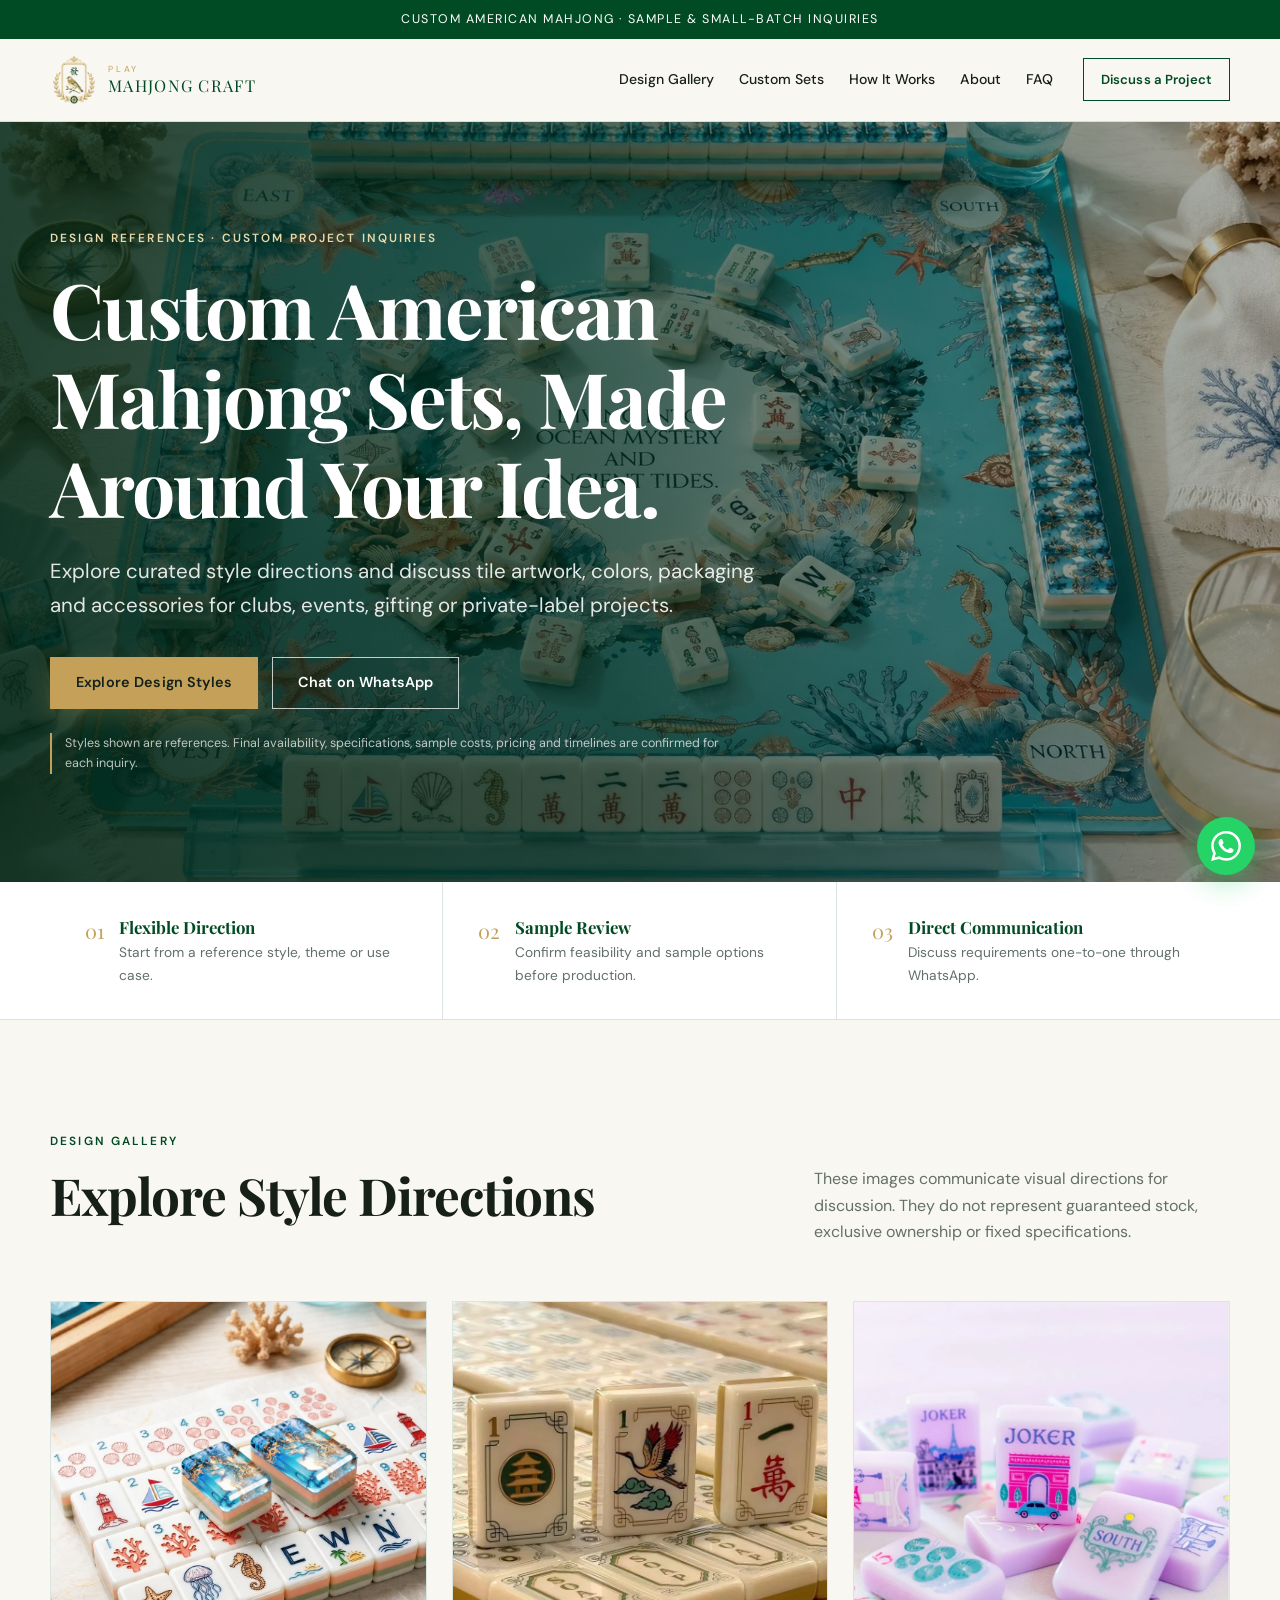
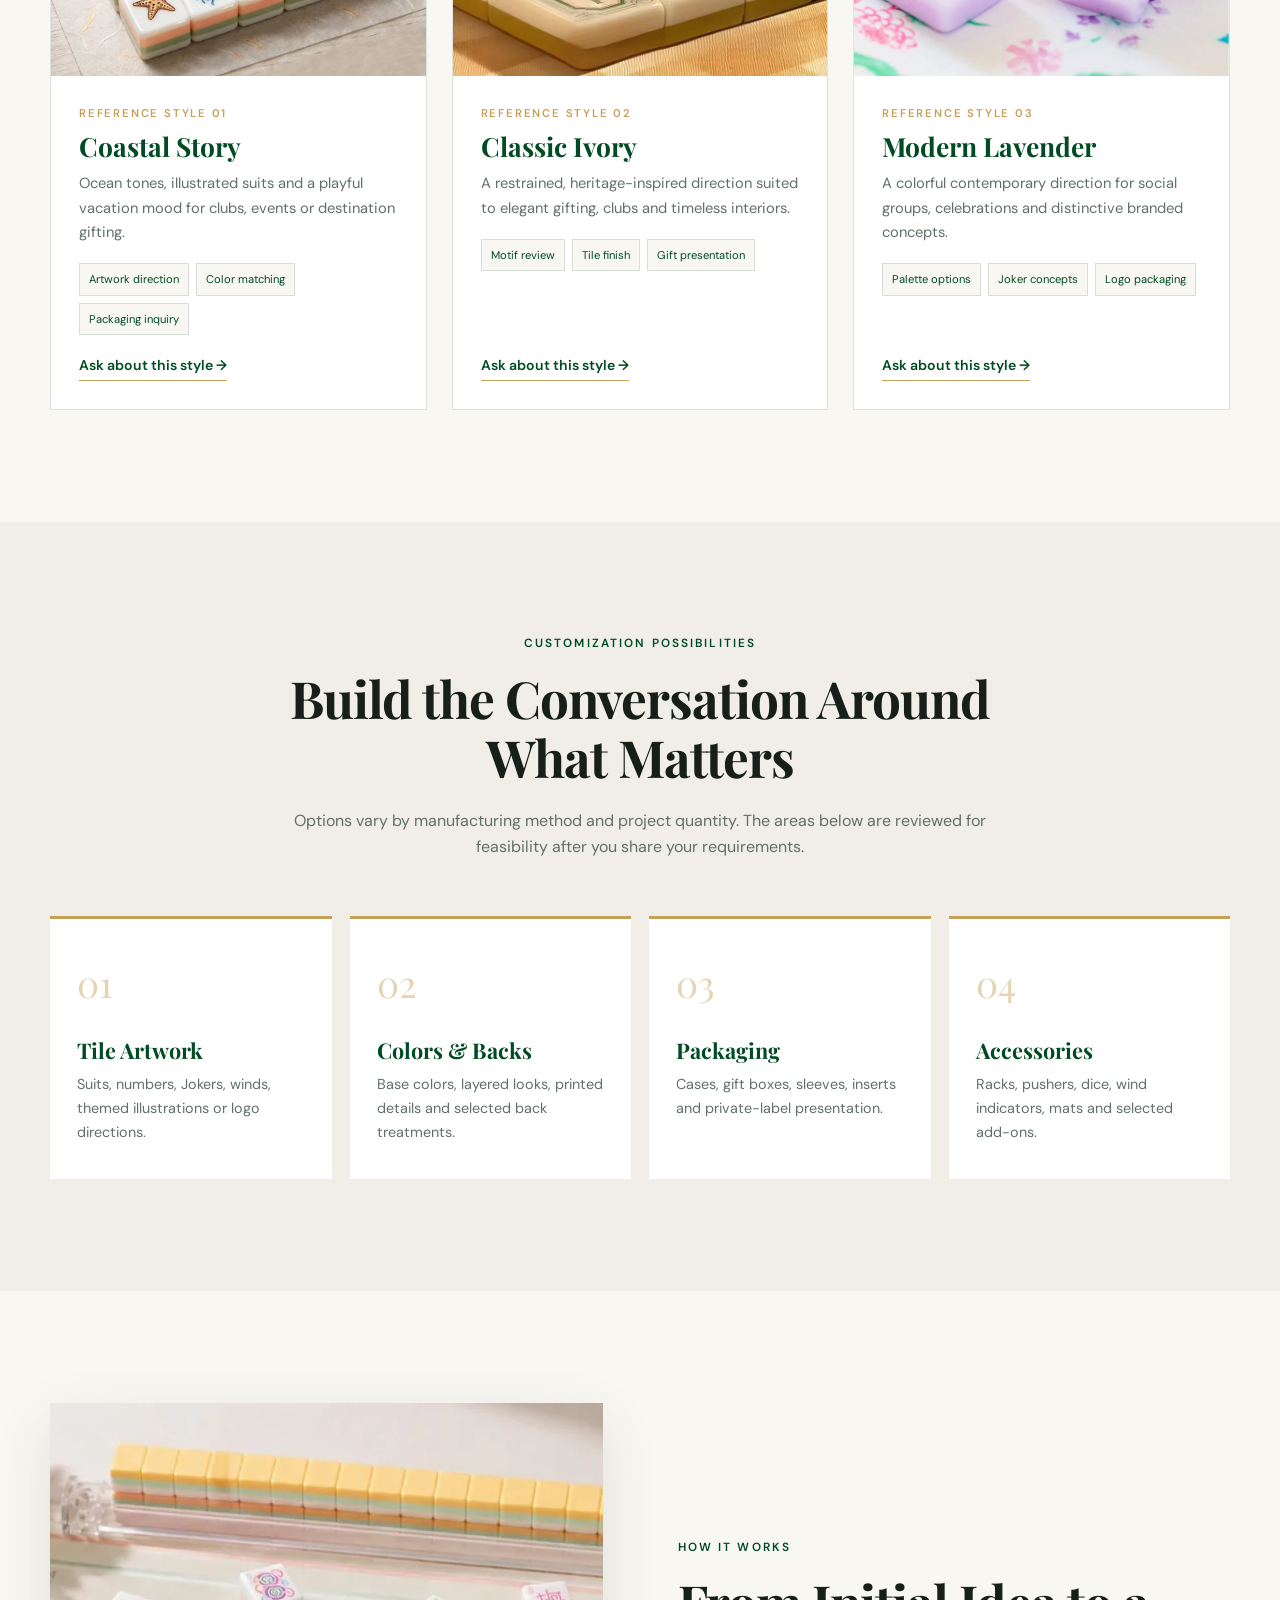
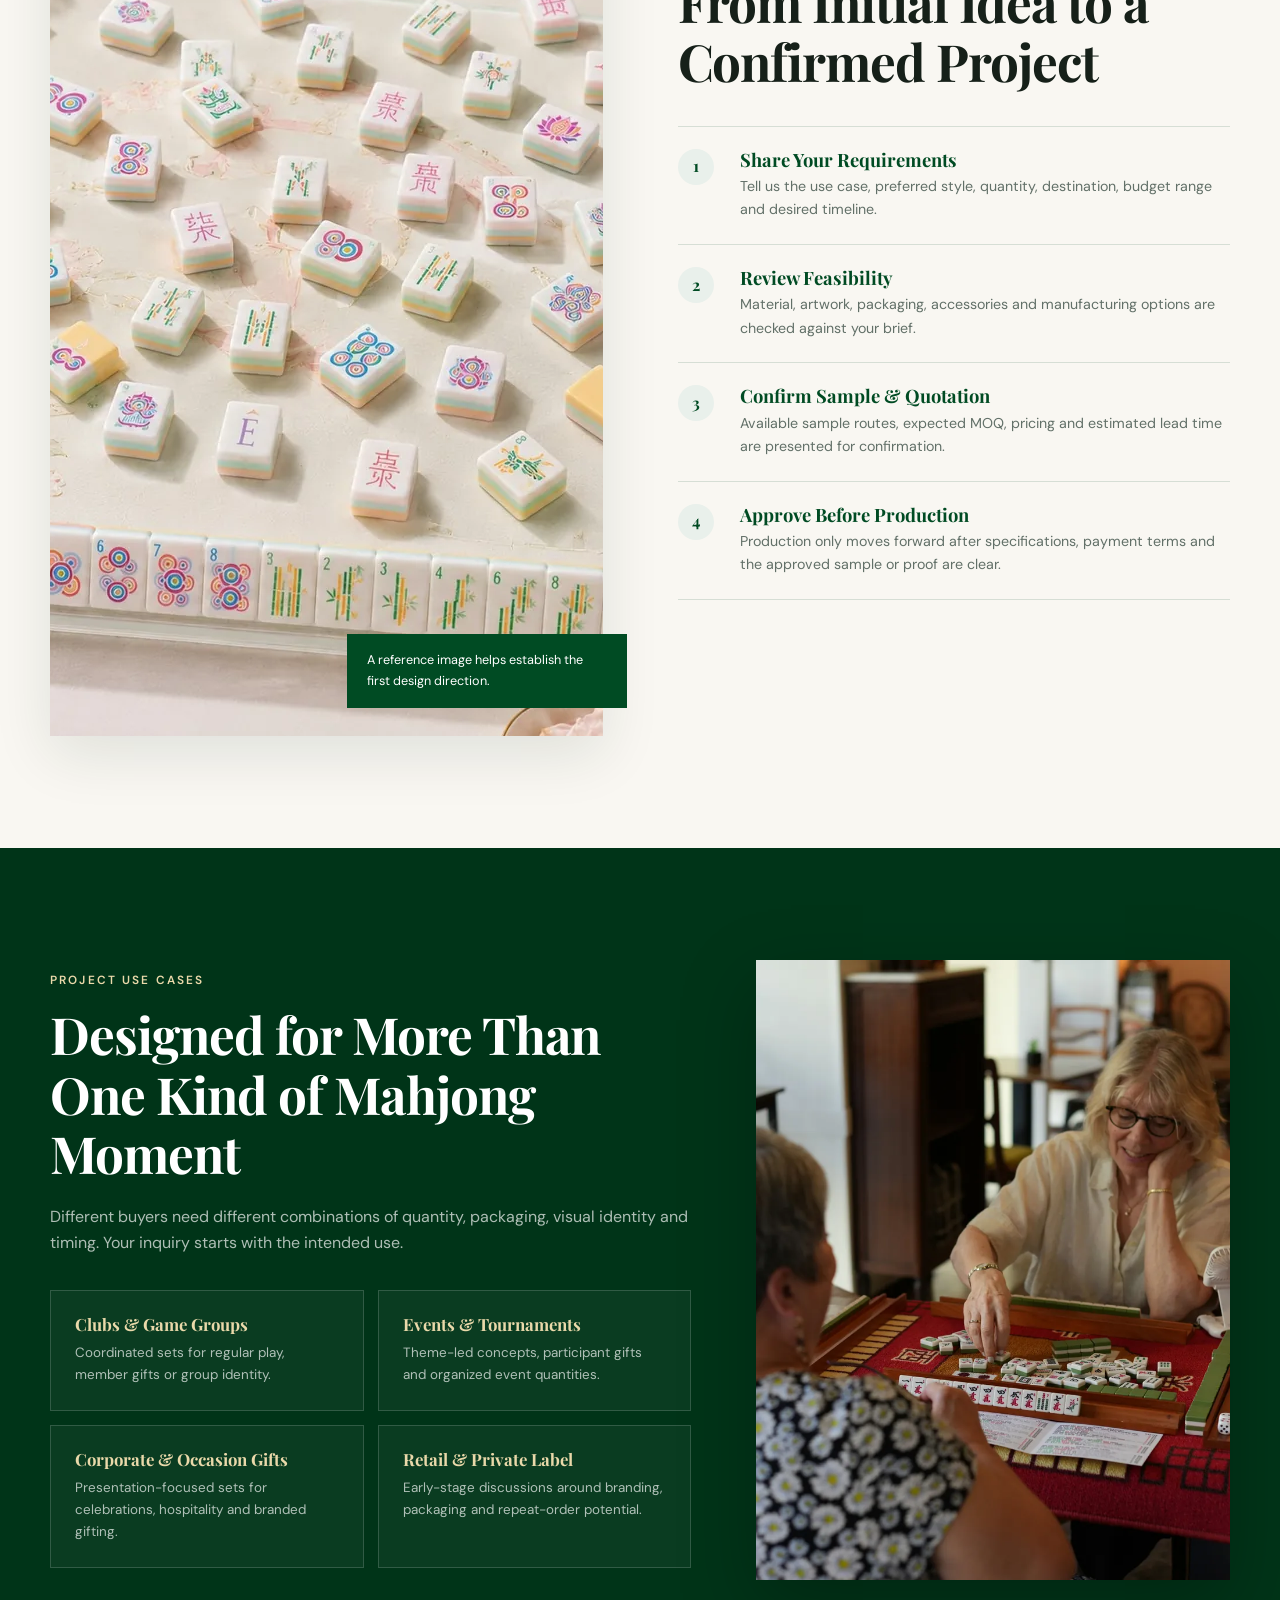
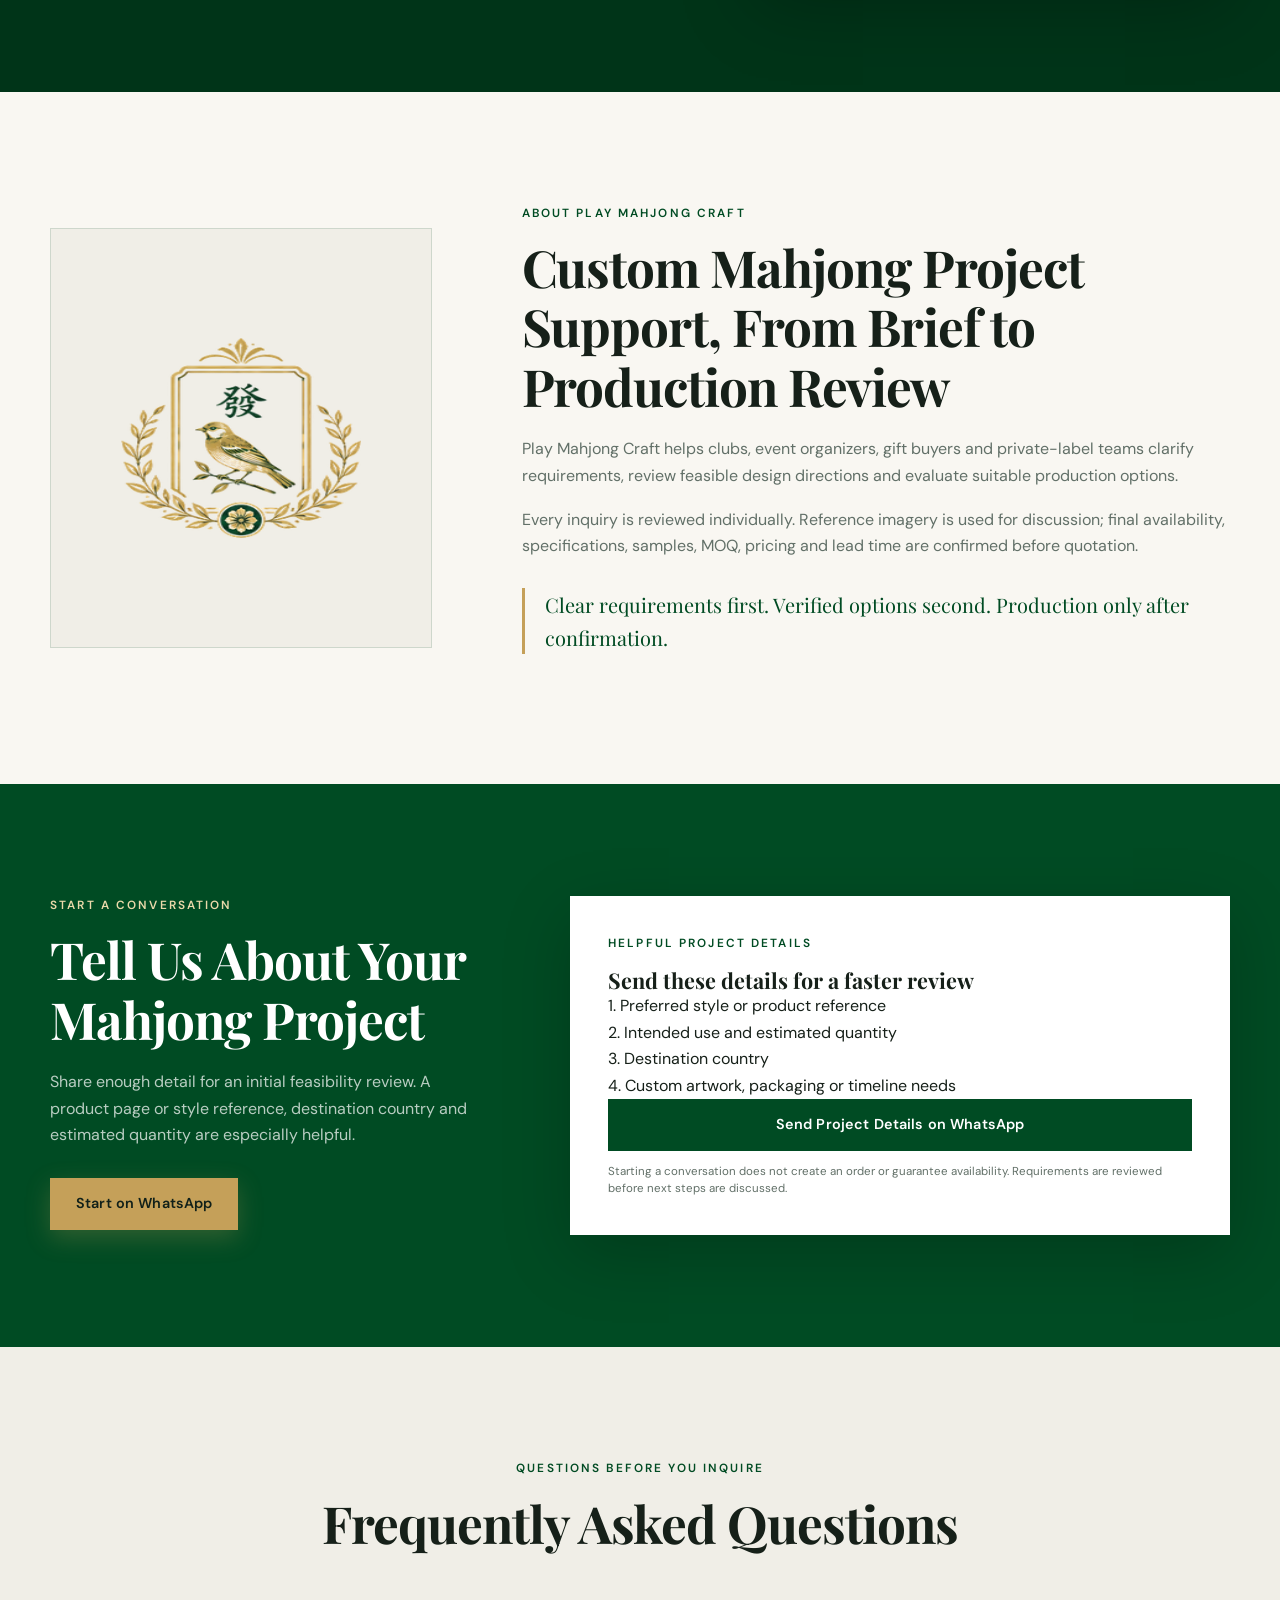
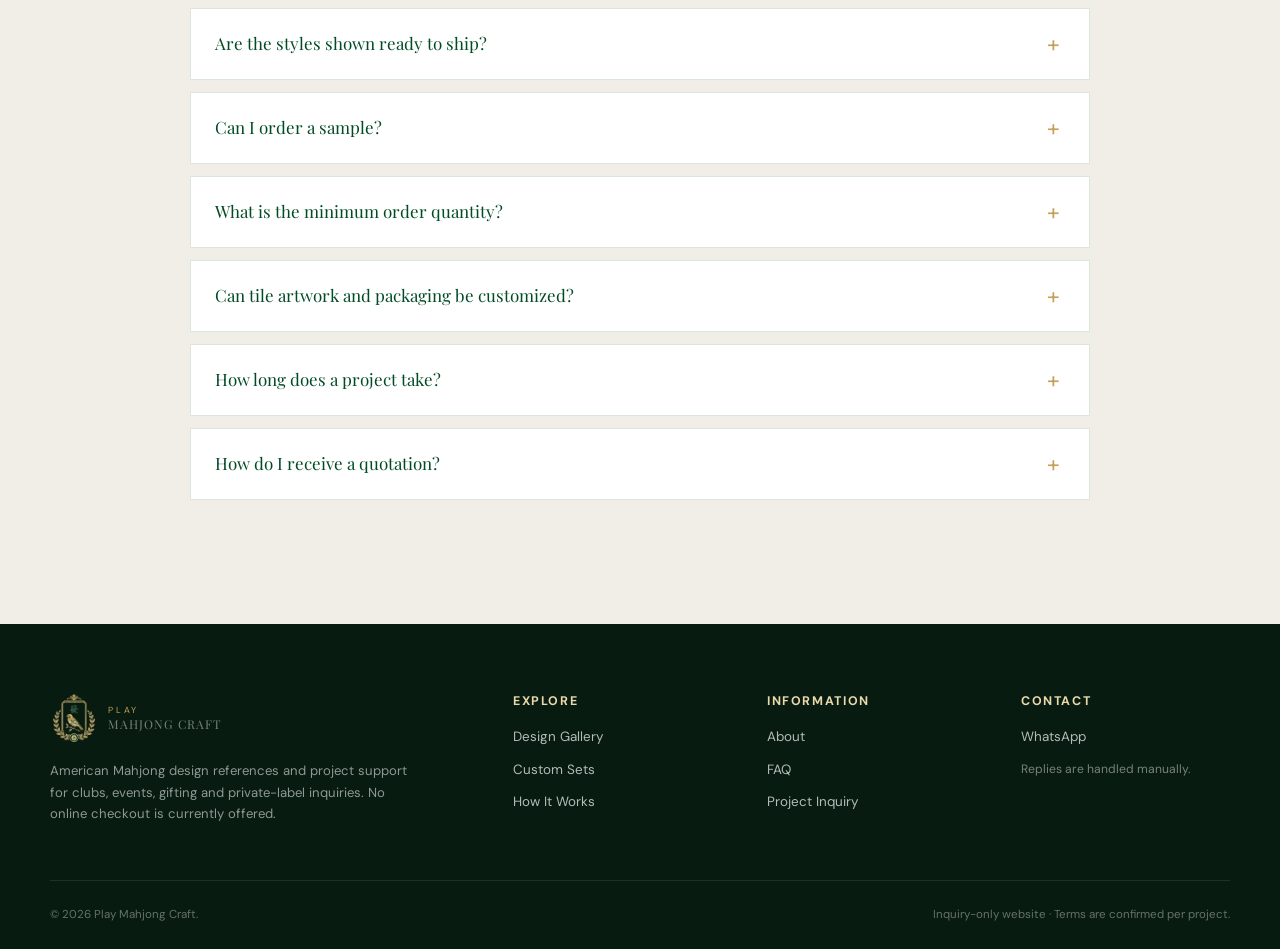
<file: index.html>
<!doctype html>
<html lang="en">
<head>
  <meta charset="utf-8">
  <meta name="viewport" content="width=device-width, initial-scale=1">
  <title>Custom American Mahjong Sets & Private Label | Play Mahjong Craft</title>
  <meta name="description" content="Discuss custom American Mahjong sets for clubs, events, gifting and private-label projects. Review tile artwork, packaging, samples, MOQ and small-batch production options.">
  <meta name="author" content="Play Mahjong Craft">
  <meta name="theme-color" content="#004B23">
  <link rel="canonical" href="https://playmahjongcraft.com/">
  <link rel="icon" type="image/png" href="/favicon.png">
  <link rel="apple-touch-icon" href="/favicon.jpg">

  <meta property="og:type" content="website">
  <meta property="og:site_name" content="Play Mahjong Craft">
  <meta property="og:title" content="Custom American Mahjong Sets | Play Mahjong Craft">
  <meta property="og:description" content="Discuss custom American Mahjong sets, samples, packaging, MOQ and project quantities.">
  <meta property="og:url" content="https://playmahjongcraft.com/">
  <meta property="og:image" content="https://playmahjongcraft.com/images/og-cover.jpg">
  <meta property="og:image:width" content="1200">
  <meta property="og:image:height" content="630">
  <meta name="twitter:card" content="summary_large_image">
  <meta name="twitter:title" content="Custom American Mahjong Sets | Play Mahjong Craft">
  <meta name="twitter:description" content="Custom American Mahjong project inquiries for clubs, events, gifting and private label.">
  <meta name="twitter:image" content="https://playmahjongcraft.com/images/og-cover.jpg">

  <link rel="preconnect" href="https://fonts.googleapis.com">
  <link rel="preconnect" href="https://fonts.gstatic.com" crossorigin>
  <link href="https://fonts.googleapis.com/css2?family=DM+Sans:wght@400;500;600&family=Playfair+Display:wght@600;700&display=swap" rel="stylesheet">
  <link rel="stylesheet" href="/styles.css?v=20260724-2">

  <script type="application/ld+json">
  {
    "@context": "https://schema.org",
    "@graph": [
      {
        "@type": "Organization",
        "@id": "https://playmahjongcraft.com/#organization",
        "name": "Play Mahjong Craft",
        "url": "https://playmahjongcraft.com/",
        "logo": "https://playmahjongcraft.com/images/logo-mark.png",
        "description": "Independent support for American Mahjong customization inquiries, requirement review and production-option coordination.",
        "contactPoint": {
          "@type": "ContactPoint",
          "contactType": "sales inquiries",
          "telephone": "+86-157-7939-4194",
          "availableLanguage": ["English"]
        }
      },
      {
        "@type": "WebSite",
        "@id": "https://playmahjongcraft.com/#website",
        "url": "https://playmahjongcraft.com/",
        "name": "Play Mahjong Craft",
        "publisher": {"@id": "https://playmahjongcraft.com/#organization"}
      },
      {
        "@type": "FAQPage",
        "mainEntity": [
          {
            "@type": "Question",
            "name": "Are the styles shown ready to ship?",
            "acceptedAnswer": {"@type": "Answer", "text": "The styles shown are design references for inquiry and customization discussions. Availability, specifications, sample options, pricing and production timing are confirmed for each project before an order is placed."}
          },
          {
            "@type": "Question",
            "name": "Can I order a sample?",
            "acceptedAnswer": {"@type": "Answer", "text": "Sample availability and cost depend on the selected style and level of customization. Share the style you are interested in and your destination country for confirmation."}
          },
          {
            "@type": "Question",
            "name": "What is the minimum order quantity?",
            "acceptedAnswer": {"@type": "Answer", "text": "Minimum quantities vary by material, artwork, packaging and production method. Standard-style projects may support lower quantities than fully customized projects."}
          },
          {
            "@type": "Question",
            "name": "Can tile artwork and packaging be customized?",
            "acceptedAnswer": {"@type": "Answer", "text": "Potential options may include tile artwork, colors, backs, logos, cases, gift boxes and selected accessories. Feasibility is confirmed after the project requirements are reviewed."}
          }
        ]
      }
    ]
  }
  </script>

  <!-- Google tag (gtag.js) -->
  <script async src="https://www.googletagmanager.com/gtag/js?id=G-H2BP6G1HKV"></script>
  <script>
    window.dataLayer = window.dataLayer || [];
    function gtag(){dataLayer.push(arguments);}
    gtag('js', new Date());
    gtag('config', 'G-H2BP6G1HKV');
  </script>

<!-- Microsoft Clarity -->
<script type="text/javascript">
  (function(c,l,a,r,i,t,y){
    c[a]=c[a]||function(){(c[a].q=c[a].q||[]).push(arguments)};
    t=l.createElement(r);t.async=1;t.src="https://www.clarity.ms/tag/"+i;
    y=l.getElementsByTagName(r)[0];y.parentNode.insertBefore(t,y);
  })(window, document, "clarity", "script", "xgh4sm0mk5");
</script>
</head>
<body>
  <a class="skip-link" href="#main-content">Skip to content</a>

  <div class="announcement">Custom American Mahjong · Sample & Small-Batch Inquiries</div>

  <header class="site-header" id="top">
    <div class="container nav-wrap">
      <a class="brand" href="#top" aria-label="Play Mahjong Craft home">
        <img src="/images/logo-mark.png" width="54" height="50" alt="">
        <span><small>PLAY</small>MAHJONG CRAFT</span>
      </a>
      <button class="menu-toggle" type="button" aria-expanded="false" aria-controls="primary-nav" aria-label="Open navigation">
        <span></span><span></span><span></span>
      </button>
      <nav id="primary-nav" class="primary-nav" aria-label="Primary navigation">
        <a href="#styles">Design Gallery</a>
        <a href="/custom-american-mahjong-sets/">Custom Sets</a>
        <a href="#process">How It Works</a>
        <a href="#about">About</a>
        <a href="#faq">FAQ</a>
      </nav>
      <a class="button button-small button-outline header-cta track-event" data-event="whatsapp_header" target="_blank" rel="noopener" href="https://wa.me/8615779394194?text=Hi%2C%20I%27d%20like%20to%20discuss%20a%20custom%20American%20Mahjong%20project.">Discuss a Project</a>
    </div>
  </header>

  <main id="main-content">
    <section class="hero" aria-labelledby="hero-title">
      <img class="hero-image" src="/images/hero-coastal.webp" width="1800" height="1200" alt="Coastal-inspired American Mahjong tiles arranged on a game table" fetchpriority="high">
      <div class="hero-overlay"></div>
      <div class="container hero-content">
        <p class="eyebrow light">Design references · Custom project inquiries</p>
        <h1 id="hero-title">Custom American Mahjong Sets, Made Around Your Idea.</h1>
        <p class="hero-lead">Explore curated style directions and discuss tile artwork, colors, packaging and accessories for clubs, events, gifting or private-label projects.</p>
        <div class="hero-actions">
          <a class="button button-gold track-event" data-event="view_style_gallery" href="#styles">Explore Design Styles</a>
          <a class="button button-ghost track-event" data-event="whatsapp_hero" target="_blank" rel="noopener" href="https://wa.me/8615779394194?text=Hi%2C%20I%27m%20interested%20in%20a%20custom%20American%20Mahjong%20set.%20Could%20you%20help%20me%20review%20the%20options%3F">Chat on WhatsApp</a>
        </div>
        <p class="hero-note">Styles shown are references. Final availability, specifications, sample costs, pricing and timelines are confirmed for each inquiry.</p>
      </div>
    </section>

    <section class="value-strip" aria-label="Project approach">
      <div class="container value-grid">
        <div><span>01</span><strong>Flexible Direction</strong><p>Start from a reference style, theme or use case.</p></div>
        <div><span>02</span><strong>Sample Review</strong><p>Confirm feasibility and sample options before production.</p></div>
        <div><span>03</span><strong>Direct Communication</strong><p>Discuss requirements one-to-one through WhatsApp.</p></div>
      </div>
    </section>

    <section class="section" id="styles">
      <div class="container">
        <div class="section-heading split-heading">
          <div>
            <p class="eyebrow">Design gallery</p>
            <h2>Explore Style Directions</h2>
          </div>
          <p>These images communicate visual directions for discussion. They do not represent guaranteed stock, exclusive ownership or fixed specifications.</p>
        </div>

        <div class="style-grid">
          <article class="style-card">
            <div class="image-wrap"><img src="/images/style-coastal.webp" width="1000" height="1000" loading="lazy" alt="Coastal-inspired Mahjong tile design reference"></div>
            <div class="style-content">
              <p class="card-kicker">Reference style 01</p>
              <h3>Coastal Story</h3>
              <p>Ocean tones, illustrated suits and a playful vacation mood for clubs, events or destination gifting.</p>
              <ul class="tag-list" aria-label="Possible customization areas"><li>Artwork direction</li><li>Color matching</li><li>Packaging inquiry</li></ul>
              <a class="text-link track-event" data-event="whatsapp_style_coastal" target="_blank" rel="noopener" href="https://wa.me/8615779394194?text=Hi%2C%20I%27m%20interested%20in%20the%20Coastal%20Story%20style%20on%20your%20website.%20Could%20you%20share%20sample%2C%20MOQ%20and%20customization%20options%3F">Ask about this style <span aria-hidden="true">→</span></a>
            </div>
          </article>

          <article class="style-card">
            <div class="image-wrap"><img src="/images/style-ivory.webp" width="900" height="900" loading="lazy" alt="Classic ivory Mahjong tile design reference"></div>
            <div class="style-content">
              <p class="card-kicker">Reference style 02</p>
              <h3>Classic Ivory</h3>
              <p>A restrained, heritage-inspired direction suited to elegant gifting, clubs and timeless interiors.</p>
              <ul class="tag-list" aria-label="Possible customization areas"><li>Motif review</li><li>Tile finish</li><li>Gift presentation</li></ul>
              <a class="text-link track-event" data-event="whatsapp_style_ivory" target="_blank" rel="noopener" href="https://wa.me/8615779394194?text=Hi%2C%20I%27m%20interested%20in%20the%20Classic%20Ivory%20style%20on%20your%20website.%20Could%20you%20share%20sample%2C%20MOQ%20and%20customization%20options%3F">Ask about this style <span aria-hidden="true">→</span></a>
            </div>
          </article>

          <article class="style-card">
            <div class="image-wrap"><img src="/images/style-lavender.webp" width="1000" height="1000" loading="lazy" alt="Modern lavender Mahjong tile design reference"></div>
            <div class="style-content">
              <p class="card-kicker">Reference style 03</p>
              <h3>Modern Lavender</h3>
              <p>A colorful contemporary direction for social groups, celebrations and distinctive branded concepts.</p>
              <ul class="tag-list" aria-label="Possible customization areas"><li>Palette options</li><li>Joker concepts</li><li>Logo packaging</li></ul>
              <a class="text-link track-event" data-event="whatsapp_style_lavender" target="_blank" rel="noopener" href="https://wa.me/8615779394194?text=Hi%2C%20I%27m%20interested%20in%20the%20Modern%20Lavender%20style%20on%20your%20website.%20Could%20you%20share%20sample%2C%20MOQ%20and%20customization%20options%3F">Ask about this style <span aria-hidden="true">→</span></a>
            </div>
          </article>
        </div>
      </div>
    </section>

    <section class="section section-tint" id="customization">
      <div class="container">
        <div class="section-heading centered narrow">
          <p class="eyebrow">Customization possibilities</p>
          <h2>Build the Conversation Around What Matters</h2>
          <p>Options vary by manufacturing method and project quantity. The areas below are reviewed for feasibility after you share your requirements.</p>
        </div>
        <div class="feature-grid">
          <article><span class="feature-number">01</span><h3>Tile Artwork</h3><p>Suits, numbers, Jokers, winds, themed illustrations or logo directions.</p></article>
          <article><span class="feature-number">02</span><h3>Colors & Backs</h3><p>Base colors, layered looks, printed details and selected back treatments.</p></article>
          <article><span class="feature-number">03</span><h3>Packaging</h3><p>Cases, gift boxes, sleeves, inserts and private-label presentation.</p></article>
          <article><span class="feature-number">04</span><h3>Accessories</h3><p>Racks, pushers, dice, wind indicators, mats and selected add-ons.</p></article>
        </div>
      </div>
    </section>

    <section class="section process-section" id="process">
      <div class="container process-layout">
        <div class="process-image">
          <img src="/images/hero-pastel.webp" width="1400" height="933" loading="lazy" alt="Pastel American Mahjong set displayed on a table">
          <div class="image-caption">A reference image helps establish the first design direction.</div>
        </div>
        <div class="process-content">
          <p class="eyebrow">How it works</p>
          <h2>From Initial Idea to a Confirmed Project</h2>
          <ol class="steps">
            <li><span>1</span><div><h3>Share Your Requirements</h3><p>Tell us the use case, preferred style, quantity, destination, budget range and desired timeline.</p></div></li>
            <li><span>2</span><div><h3>Review Feasibility</h3><p>Material, artwork, packaging, accessories and manufacturing options are checked against your brief.</p></div></li>
            <li><span>3</span><div><h3>Confirm Sample & Quotation</h3><p>Available sample routes, expected MOQ, pricing and estimated lead time are presented for confirmation.</p></div></li>
            <li><span>4</span><div><h3>Approve Before Production</h3><p>Production only moves forward after specifications, payment terms and the approved sample or proof are clear.</p></div></li>
          </ol>
        </div>
      </div>
    </section>

    <section class="section section-dark" id="use-cases">
      <div class="container use-case-layout">
        <div>
          <p class="eyebrow light">Project use cases</p>
          <h2>Designed for More Than One Kind of Mahjong Moment</h2>
          <p class="section-intro">Different buyers need different combinations of quantity, packaging, visual identity and timing. Your inquiry starts with the intended use.</p>
          <div class="use-case-grid">
            <article><h3>Clubs & Game Groups</h3><p>Coordinated sets for regular play, member gifts or group identity.</p></article>
            <article><h3>Events & Tournaments</h3><p>Theme-led concepts, participant gifts and organized event quantities.</p></article>
            <article><h3>Corporate & Occasion Gifts</h3><p>Presentation-focused sets for celebrations, hospitality and branded gifting.</p></article>
            <article><h3>Retail & Private Label</h3><p>Early-stage discussions around branding, packaging and repeat-order potential.</p></article>
          </div>
        </div>
        <img src="/images/mahjong-community.webp" width="1600" height="1066" loading="lazy" alt="A group of adults enjoying a Mahjong game together">
      </div>
    </section>

    <section class="section" id="about">
      <div class="container about-layout">
        <div class="about-mark"><img src="/images/logo-mark.png" width="220" height="200" loading="lazy" alt="Play Mahjong Craft emblem"></div>
        <div>
          <p class="eyebrow">About Play Mahjong Craft</p>
          <h2>Custom Mahjong Project Support, From Brief to Production Review</h2>
          <p>Play Mahjong Craft helps clubs, event organizers, gift buyers and private-label teams clarify requirements, review feasible design directions and evaluate suitable production options.</p>
          <p>Every inquiry is reviewed individually. Reference imagery is used for discussion; final availability, specifications, samples, MOQ, pricing and lead time are confirmed before quotation.</p>
          <p class="about-highlight">Clear requirements first. Verified options second. Production only after confirmation.</p>
        </div>
      </div>
    </section>

    <section class="section inquiry-section" id="inquiry">
      <div class="container inquiry-layout">
        <div class="inquiry-copy">
          <p class="eyebrow light">Start a conversation</p>
          <h2>Tell Us About Your Mahjong Project</h2>
          <p>Share enough detail for an initial feasibility review. A product page or style reference, destination country and estimated quantity are especially helpful.</p>
          <a class="button button-gold track-event" data-event="whatsapp_inquiry" target="_blank" rel="noopener" href="https://wa.me/8615779394194?text=Hi%2C%20I%27d%20like%20to%20discuss%20an%20American%20Mahjong%20project.%20My%20intended%20use%20is%3A%20____.%20Estimated%20quantity%3A%20____.%20Destination%3A%20____.">Start on WhatsApp</a>
        </div>

        <div class="inquiry-form">
          <p class="eyebrow">Helpful project details</p>
          <h3>Send these details for a faster review</h3>
          <p>1. Preferred style or product reference</p>
          <p>2. Intended use and estimated quantity</p>
          <p>3. Destination country</p>
          <p>4. Custom artwork, packaging or timeline needs</p>
          <a class="button button-dark track-event" data-event="whatsapp_inquiry" target="_blank" rel="noopener" href="https://wa.me/8615779394194?text=Hi%2C%20I%27d%20like%20to%20discuss%20an%20American%20Mahjong%20project.%0A%0APreferred%20style%3A%20____%0AIntended%20use%3A%20____%0AEstimated%20quantity%3A%20____%0ADestination%3A%20____%0ACustomization%20or%20timeline%3A%20____">Send Project Details on WhatsApp</a>
          <p class="form-note">Starting a conversation does not create an order or guarantee availability. Requirements are reviewed before next steps are discussed.</p>
        </div>
      </div>
    </section>

    <section class="section section-tint" id="faq">
      <div class="container">
        <div class="section-heading centered"><p class="eyebrow">Questions before you inquire</p><h2>Frequently Asked Questions</h2></div>
        <div class="faq-list">
          <details><summary>Are the styles shown ready to ship?</summary><p>No ready-to-ship inventory is implied. The styles are design references for inquiry and customization discussions. Availability, specifications, sample options, pricing and production timing are confirmed for each project.</p></details>
          <details><summary>Can I order a sample?</summary><p>Sample availability and cost depend on the selected style and level of customization. Send the style, destination country and intended quantity for confirmation.</p></details>
          <details><summary>What is the minimum order quantity?</summary><p>MOQ varies by material, artwork, packaging and manufacturing method. Standard-style projects may support lower quantities than fully customized projects.</p></details>
          <details><summary>Can tile artwork and packaging be customized?</summary><p>Potential options may include tile artwork, colors, backs, logos, cases, gift boxes and selected accessories. Feasibility is confirmed after your requirements are reviewed.</p></details>
          <details><summary>How long does a project take?</summary><p>Timing depends on whether a sample is needed, the amount of customization, project quantity and destination. An estimated schedule is provided only after the requirements are clear.</p></details>
          <details><summary>How do I receive a quotation?</summary><p>Share the preferred style, intended use, quantity, destination country and customization requirements through WhatsApp. A quotation can follow after feasibility and supplier pricing are confirmed.</p></details>
        </div>
      </div>
    </section>
  </main>

  <footer class="site-footer">
    <div class="container footer-grid">
      <div class="footer-brand">
        <a class="brand brand-footer" href="#top"><img src="/images/logo-mark.png" width="54" height="50" alt=""><span><small>PLAY</small>MAHJONG CRAFT</span></a>
        <p>American Mahjong design references and project support for clubs, events, gifting and private-label inquiries. No online checkout is currently offered.</p>
      </div>
      <div><h3>Explore</h3><a href="#styles">Design Gallery</a><a href="/custom-american-mahjong-sets/">Custom Sets</a><a href="#process">How It Works</a></div>
      <div><h3>Information</h3><a href="#about">About</a><a href="#faq">FAQ</a><a href="#inquiry">Project Inquiry</a></div>
      <div><h3>Contact</h3><a class="track-event" data-event="whatsapp_footer" target="_blank" rel="noopener" href="https://wa.me/8615779394194?text=Hi%2C%20I%27d%20like%20to%20discuss%20an%20American%20Mahjong%20project.">WhatsApp</a><span>Replies are handled manually.</span></div>
    </div>
    <div class="container footer-bottom"><span>© 2026 Play Mahjong Craft.</span><span>Inquiry-only website · Terms are confirmed per project.</span></div>
  </footer>

  <a class="whatsapp-float track-event" data-event="whatsapp_floating" href="https://wa.me/8615779394194?text=Hi%2C%20I%27m%20visiting%20Play%20Mahjong%20Craft%20and%20would%20like%20to%20ask%20about%20a%20project." target="_blank" rel="noopener" aria-label="Chat on WhatsApp">
    <svg aria-hidden="true" viewBox="0 0 24 24"><path d="M17.472 14.382c-.297-.149-1.758-.867-2.03-.967-.273-.099-.471-.148-.67.15-.197.297-.767.966-.94 1.164-.173.199-.347.223-.644.075-.297-.15-1.255-.463-2.39-1.475-.883-.788-1.48-1.761-1.653-2.059-.173-.297-.018-.458.13-.606.134-.133.298-.347.446-.52.149-.174.198-.298.298-.497.099-.198.05-.371-.025-.52-.075-.149-.669-1.612-.916-2.207-.242-.579-.487-.5-.669-.51-.173-.008-.371-.01-.57-.01-.198 0-.52.074-.792.372-.272.297-1.04 1.016-1.04 2.479 0 1.462 1.065 2.875 1.213 3.074.149.198 2.096 3.2 5.077 4.487.709.306 1.262.489 1.694.625.712.227 1.36.195 1.871.118.571-.085 1.758-.719 2.006-1.413.248-.694.248-1.289.173-1.413-.074-.124-.272-.198-.57-.347m-5.421 7.403h-.004a9.87 9.87 0 0 1-5.031-1.378l-.361-.214-3.741.982.998-3.648-.235-.374a9.86 9.86 0 0 1-1.51-5.26c.001-5.45 4.436-9.884 9.888-9.884 2.64 0 5.122 1.03 6.988 2.898a9.825 9.825 0 0 1 2.893 6.994c-.003 5.45-4.437 9.884-9.885 9.884m8.413-18.297A11.815 11.815 0 0 0 12.05 0C5.495 0 .16 5.335.157 11.892c0 2.096.547 4.142 1.588 5.945L.057 24l6.305-1.654a11.882 11.882 0 0 0 5.683 1.448h.005c6.554 0 11.89-5.335 11.893-11.893a11.821 11.821 0 0 0-3.48-8.413z"/></svg>
  </a>
  <script src="/script.js" defer></script>
</body>
</html>
</file>
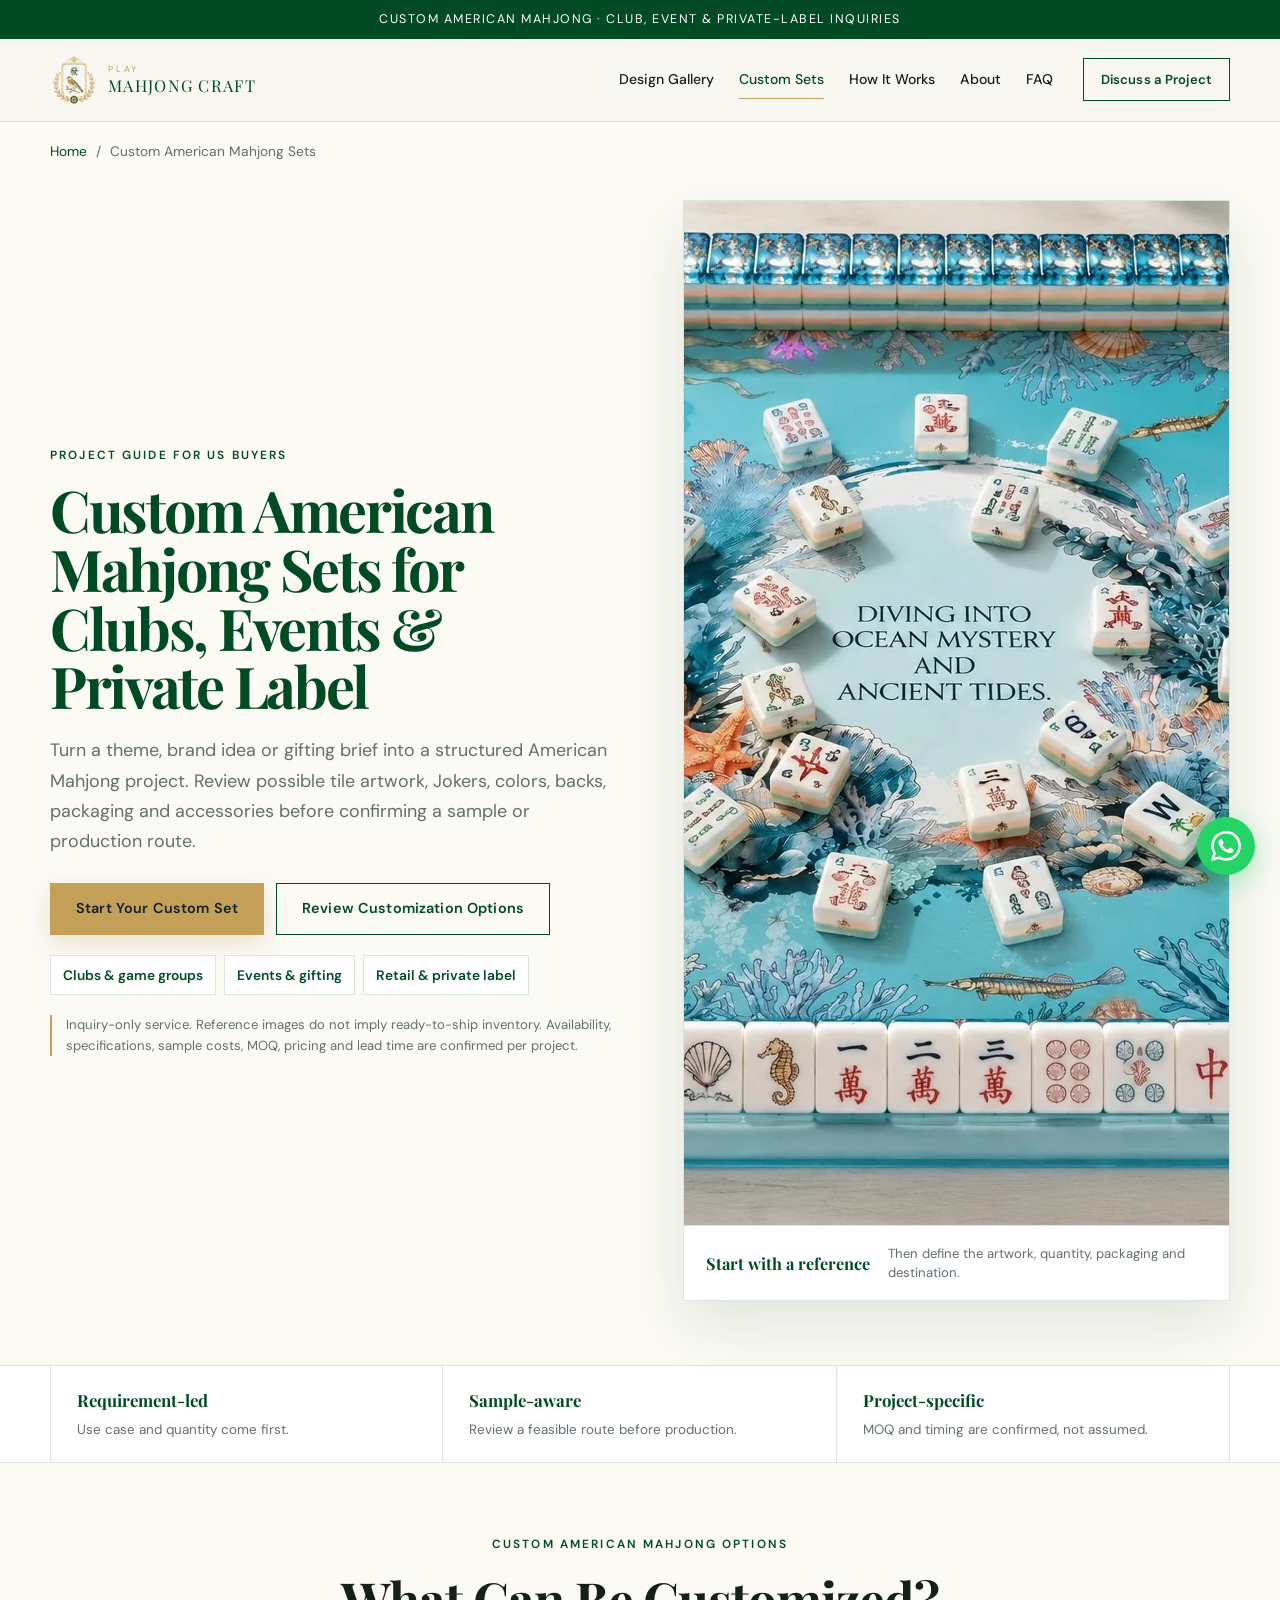
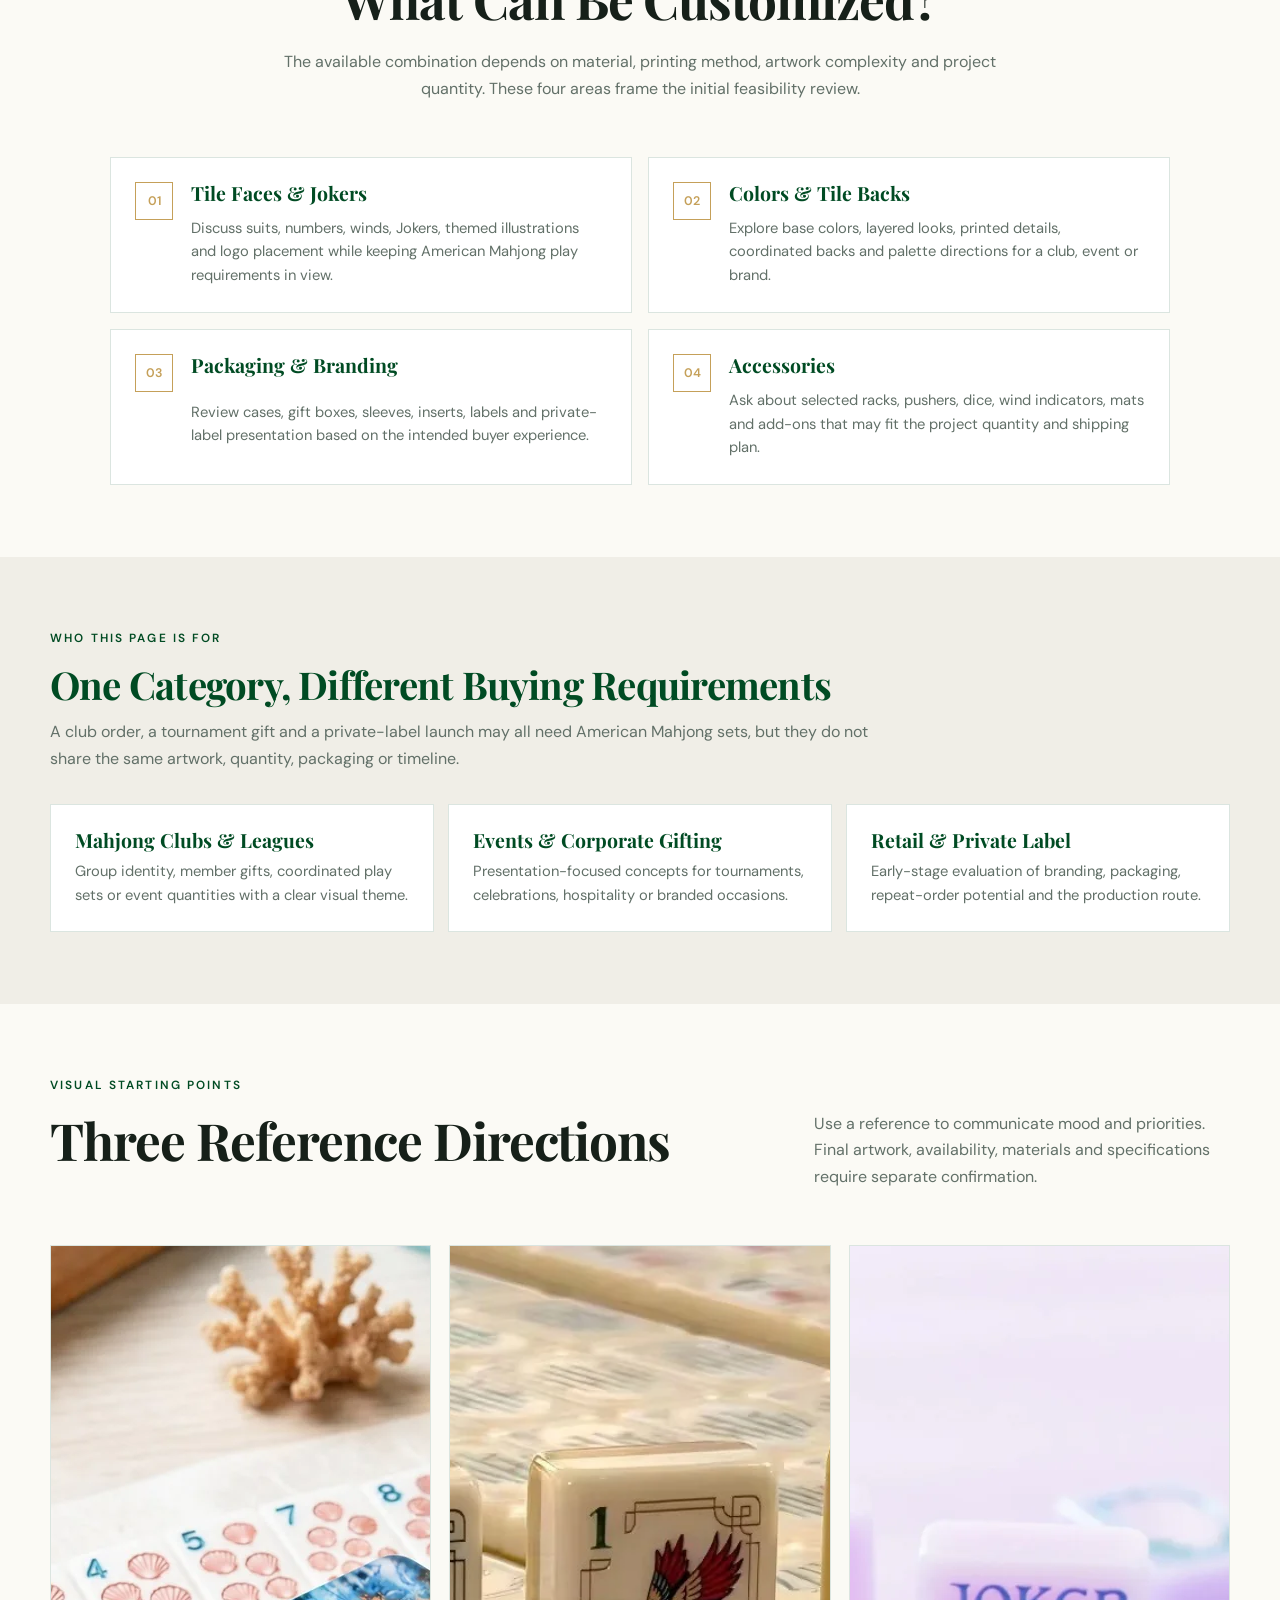
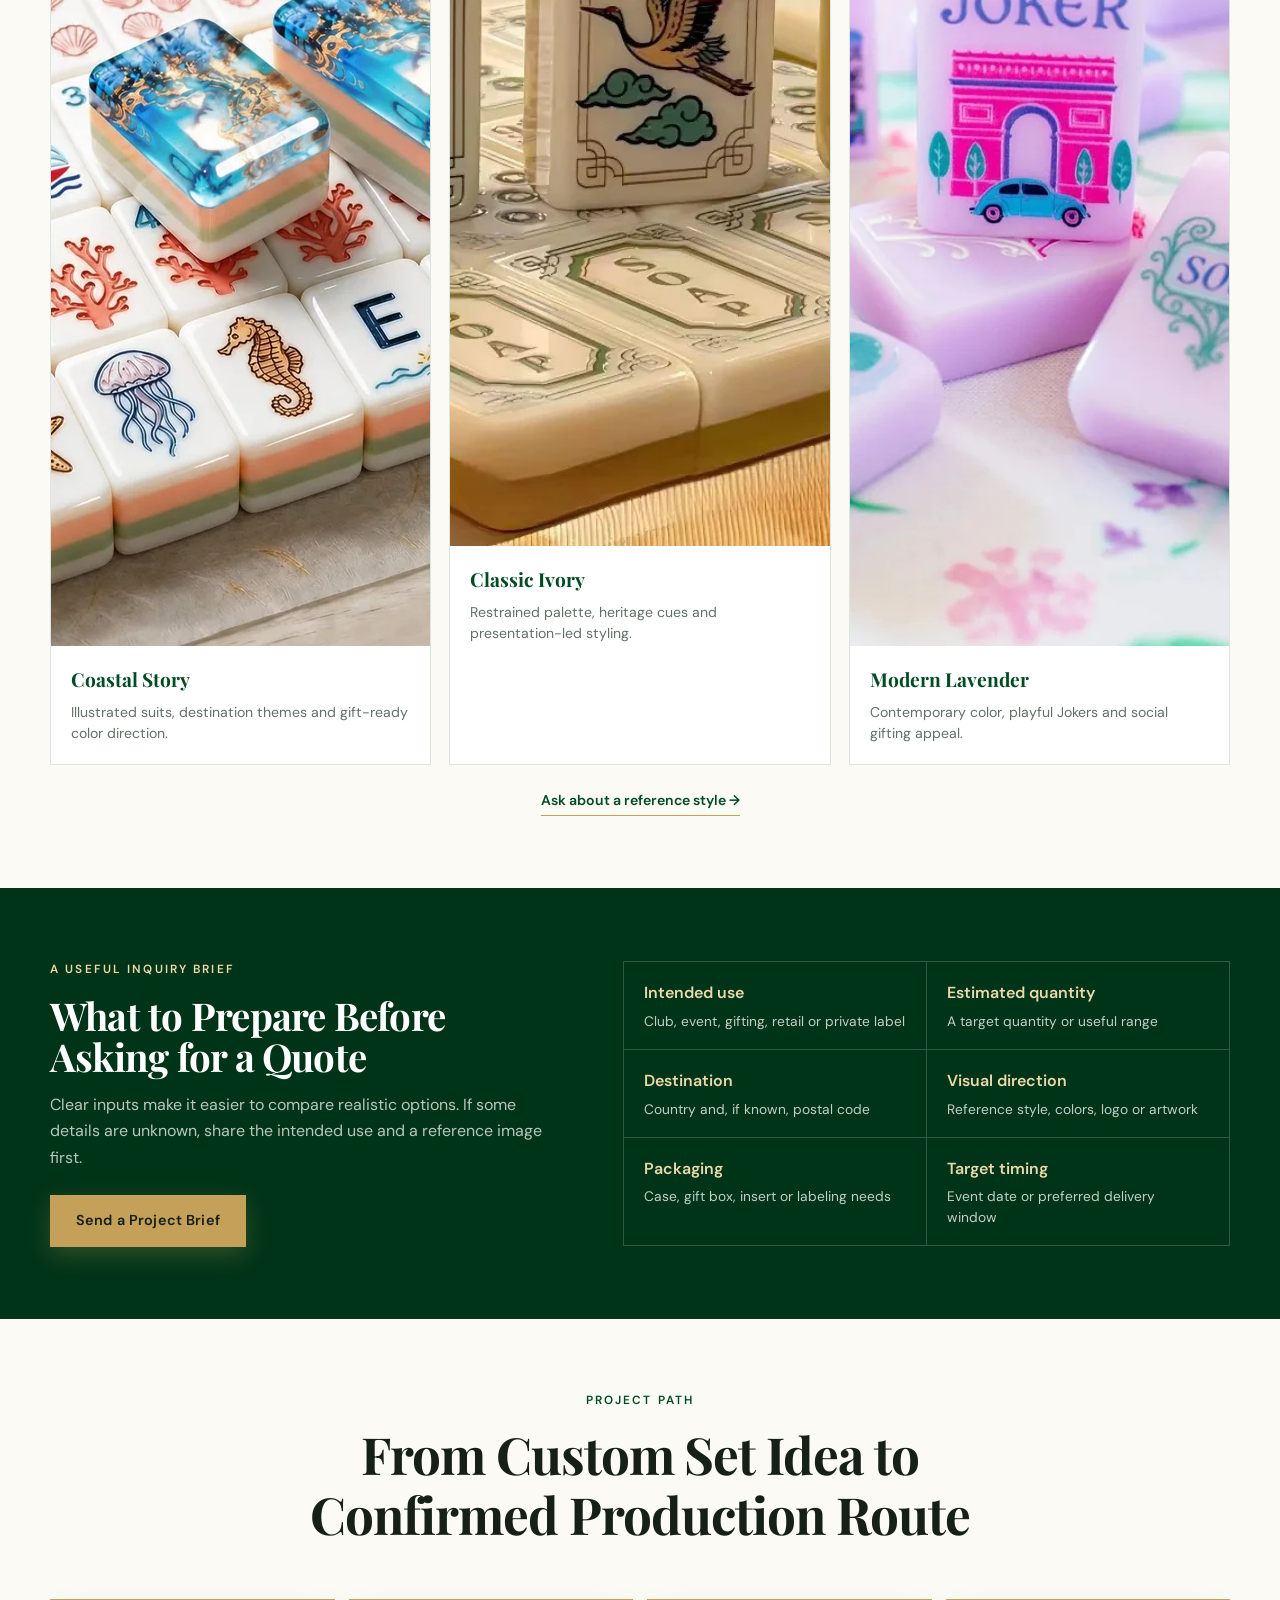
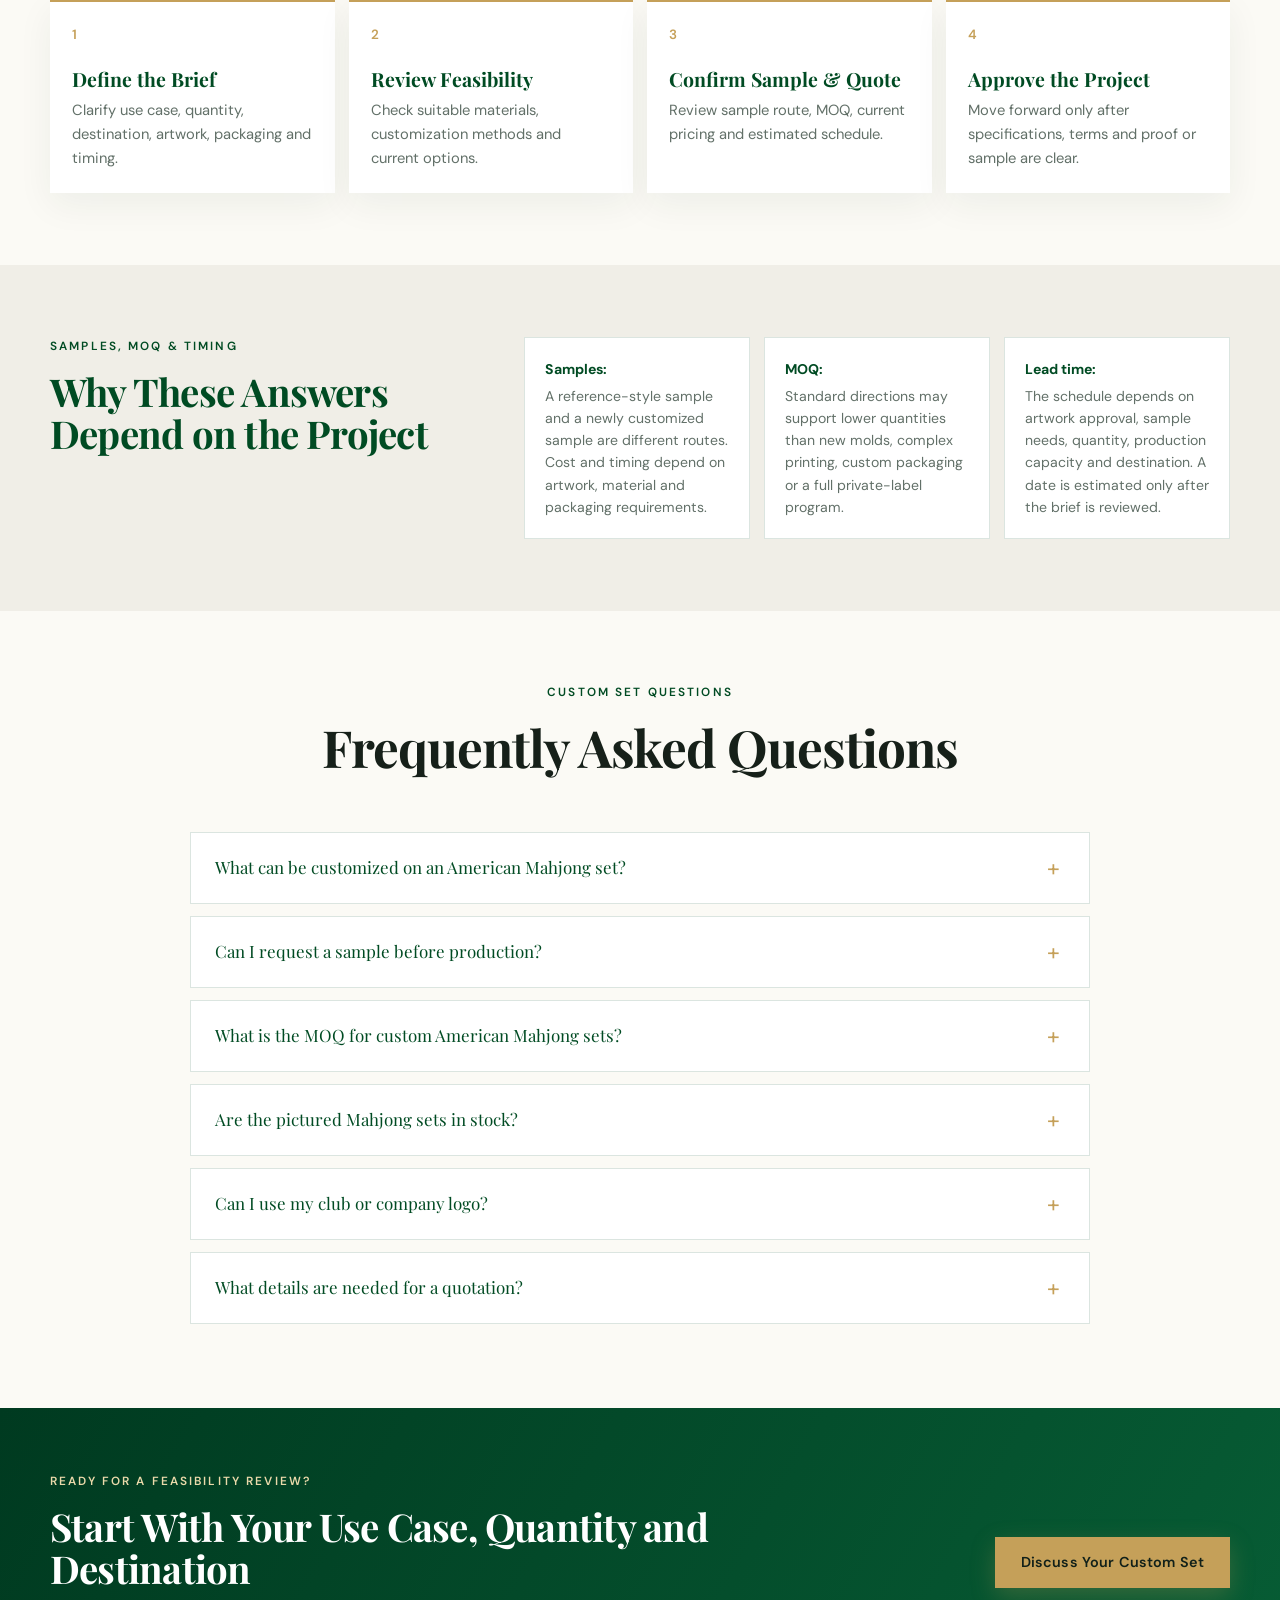
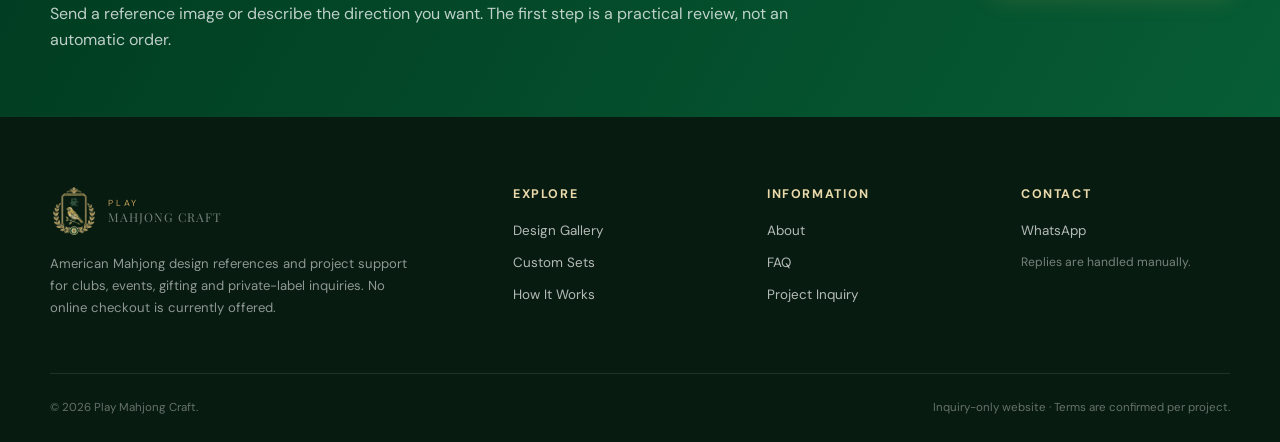
<file: custom-american-mahjong-sets/index.html>
<!doctype html>
<html lang="en">
<head>
  <meta charset="utf-8">
  <meta name="viewport" content="width=device-width, initial-scale=1">
  <title>Custom American Mahjong Sets for Clubs & Brands | Play Mahjong Craft</title>
  <meta name="description" content="Plan custom American Mahjong sets for clubs, events, gifts and private label. Review artwork, Jokers, colors, packaging, samples, MOQ and project quantities.">
  <meta name="author" content="Play Mahjong Craft">
  <meta name="theme-color" content="#004B23">
  <link rel="canonical" href="https://playmahjongcraft.com/custom-american-mahjong-sets/">
  <link rel="icon" type="image/png" href="/favicon.png">
  <link rel="apple-touch-icon" href="/favicon.jpg">

  <meta property="og:type" content="website">
  <meta property="og:site_name" content="Play Mahjong Craft">
  <meta property="og:title" content="Custom American Mahjong Sets for Clubs & Brands">
  <meta property="og:description" content="Explore customization options for club, event, gifting and private-label American Mahjong projects.">
  <meta property="og:url" content="https://playmahjongcraft.com/custom-american-mahjong-sets/">
  <meta property="og:image" content="https://playmahjongcraft.com/images/og-cover.jpg">
  <meta property="og:image:width" content="1200">
  <meta property="og:image:height" content="630">
  <meta name="twitter:card" content="summary_large_image">
  <meta name="twitter:title" content="Custom American Mahjong Sets for Clubs & Brands">
  <meta name="twitter:description" content="Review artwork, colors, Jokers, packaging, samples and MOQ for a custom American Mahjong project.">
  <meta name="twitter:image" content="https://playmahjongcraft.com/images/og-cover.jpg">

  <link rel="preconnect" href="https://fonts.googleapis.com">
  <link rel="preconnect" href="https://fonts.gstatic.com" crossorigin>
  <link href="https://fonts.googleapis.com/css2?family=DM+Sans:wght@400;500;600&family=Playfair+Display:wght@600;700&display=swap" rel="stylesheet">
  <link rel="stylesheet" href="/styles.css?v=20260724-2">
  <link rel="stylesheet" href="/custom-american-mahjong-sets/landing.css?v=20260731-2">

  <script type="application/ld+json">
  {
    "@context": "https://schema.org",
    "@graph": [
      {
        "@type": "BreadcrumbList",
        "itemListElement": [
          {"@type": "ListItem", "position": 1, "name": "Home", "item": "https://playmahjongcraft.com/"},
          {"@type": "ListItem", "position": 2, "name": "Custom American Mahjong Sets", "item": "https://playmahjongcraft.com/custom-american-mahjong-sets/"}
        ]
      },
      {
        "@type": "Service",
        "@id": "https://playmahjongcraft.com/custom-american-mahjong-sets/#service",
        "name": "Custom American Mahjong Set Project Support",
        "url": "https://playmahjongcraft.com/custom-american-mahjong-sets/",
        "description": "Requirement review and production-option coordination for custom American Mahjong sets for clubs, events, gifts and private-label projects.",
        "serviceType": "American Mahjong set customization project support",
        "areaServed": {"@type": "Country", "name": "United States"},
        "provider": {
          "@type": "Organization",
          "@id": "https://playmahjongcraft.com/#organization",
          "name": "Play Mahjong Craft",
          "url": "https://playmahjongcraft.com/"
        }
      },
      {
        "@type": "FAQPage",
        "mainEntity": [
          {
            "@type": "Question",
            "name": "What can be customized on an American Mahjong set?",
            "acceptedAnswer": {"@type": "Answer", "text": "Potential options include tile faces, Jokers, colors, backs, logos, cases, gift boxes, inserts and selected accessories. Feasibility depends on the artwork, material, manufacturing method and quantity."}
          },
          {
            "@type": "Question",
            "name": "Can I request a sample before production?",
            "acceptedAnswer": {"@type": "Answer", "text": "Sample routes are reviewed before production. Availability, sample cost and timing depend on whether the request uses a reference style or requires new artwork and packaging."}
          },
          {
            "@type": "Question",
            "name": "What is the MOQ for custom American Mahjong sets?",
            "acceptedAnswer": {"@type": "Answer", "text": "Minimum order quantity varies by material, artwork, packaging and production method. Standard-style projects may support lower quantities than fully customized or private-label projects."}
          },
          {
            "@type": "Question",
            "name": "Are the pictured Mahjong sets in stock?",
            "acceptedAnswer": {"@type": "Answer", "text": "The images are visual references for project discussions and do not indicate ready-to-ship inventory. Current availability and specifications are confirmed for each inquiry."}
          },
          {
            "@type": "Question",
            "name": "What details are needed for a quotation?",
            "acceptedAnswer": {"@type": "Answer", "text": "Share the intended use, preferred style, estimated quantity, destination country, artwork or logo needs, packaging requirements and target timing. A quotation follows after feasibility and current supplier pricing are confirmed."}
          }
        ]
      }
    ]
  }
  </script>

  <script async src="https://www.googletagmanager.com/gtag/js?id=G-H2BP6G1HKV"></script>
  <script>
    window.dataLayer = window.dataLayer || [];
    function gtag(){dataLayer.push(arguments);}
    gtag('js', new Date());
    gtag('config', 'G-H2BP6G1HKV');
  </script>

  <script type="text/javascript">
    (function(c,l,a,r,i,t,y){
      c[a]=c[a]||function(){(c[a].q=c[a].q||[]).push(arguments)};
      t=l.createElement(r);t.async=1;t.src="https://www.clarity.ms/tag/"+i;
      y=l.getElementsByTagName(r)[0];y.parentNode.insertBefore(t,y);
    })(window, document, "clarity", "script", "xgh4sm0mk5");
  </script>
</head>
<body class="landing-page">
  <a class="skip-link" href="#main-content">Skip to content</a>

  <div class="announcement">Custom American Mahjong · Club, Event & Private-Label Inquiries</div>

  <header class="site-header" id="top">
    <div class="container nav-wrap">
      <a class="brand" href="/" aria-label="Play Mahjong Craft home">
        <img src="/images/logo-mark.png" width="54" height="50" alt="">
        <span><small>PLAY</small>MAHJONG CRAFT</span>
      </a>
      <button class="menu-toggle" type="button" aria-expanded="false" aria-controls="primary-nav" aria-label="Open navigation">
        <span></span><span></span><span></span>
      </button>
      <nav id="primary-nav" class="primary-nav" aria-label="Primary navigation">
        <a href="/#styles">Design Gallery</a>
        <a href="/custom-american-mahjong-sets/" aria-current="page">Custom Sets</a>
        <a href="/#process">How It Works</a>
        <a href="/#about">About</a>
        <a href="#faq">FAQ</a>
      </nav>
      <a class="button button-small button-outline header-cta track-event" data-event="whatsapp_landing_header" target="_blank" rel="noopener" href="https://wa.me/8615779394194?text=Hi%2C%20I%27d%20like%20to%20discuss%20a%20custom%20American%20Mahjong%20set%20project.">Discuss a Project</a>
    </div>
  </header>

  <main id="main-content">
    <nav class="container breadcrumbs" aria-label="Breadcrumb">
      <a href="/">Home</a><span aria-hidden="true">/</span><span>Custom American Mahjong Sets</span>
    </nav>

    <section class="seo-hero" aria-labelledby="landing-title">
      <div class="container seo-hero-grid">
        <div class="seo-hero-copy">
          <p class="eyebrow">Project guide for US buyers</p>
          <h1 id="landing-title">Custom American Mahjong Sets for Clubs, Events & Private Label</h1>
          <p class="seo-hero-lead">Turn a theme, brand idea or gifting brief into a structured American Mahjong project. Review possible tile artwork, Jokers, colors, backs, packaging and accessories before confirming a sample or production route.</p>
          <div class="seo-hero-actions">
            <a class="button button-gold track-event" data-event="whatsapp_landing_hero" target="_blank" rel="noopener" href="https://wa.me/8615779394194?text=Hi%2C%20I%27m%20planning%20a%20custom%20American%20Mahjong%20set.%0A%0AUse%20case%3A%20____%0AEstimated%20quantity%3A%20____%0ADestination%3A%20____%0ACustomization%3A%20____">Start Your Custom Set</a>
            <a class="button button-outline" href="#options">Review Customization Options</a>
          </div>
          <ul class="buyer-list" aria-label="Common project types">
            <li>Clubs & game groups</li>
            <li>Events & gifting</li>
            <li>Retail & private label</li>
          </ul>
          <p class="disclosure">Inquiry-only service. Reference images do not imply ready-to-ship inventory. Availability, specifications, sample costs, MOQ, pricing and lead time are confirmed per project.</p>
        </div>
        <div class="seo-hero-visual">
          <img src="/images/hero-coastal.webp" width="1536" height="1024" alt="Coastal custom American Mahjong tile design reference" fetchpriority="high">
          <div class="visual-note"><strong>Start with a reference</strong><span>Then define the artwork, quantity, packaging and destination.</span></div>
        </div>
      </div>
    </section>

    <section class="proof-strip" aria-label="Project principles">
      <div class="container proof-grid">
        <div><strong>Requirement-led</strong><span>Use case and quantity come first.</span></div>
        <div><strong>Sample-aware</strong><span>Review a feasible route before production.</span></div>
        <div><strong>Project-specific</strong><span>MOQ and timing are confirmed, not assumed.</span></div>
      </div>
    </section>

    <section class="section" id="options">
      <div class="container">
        <div class="section-heading centered narrow">
          <p class="eyebrow">Custom American Mahjong options</p>
          <h2>What Can Be Customized?</h2>
          <p>The available combination depends on material, printing method, artwork complexity and project quantity. These four areas frame the initial feasibility review.</p>
        </div>
        <div class="option-grid">
          <article><span>01</span><h3>Tile Faces & Jokers</h3><p>Discuss suits, numbers, winds, Jokers, themed illustrations and logo placement while keeping American Mahjong play requirements in view.</p></article>
          <article><span>02</span><h3>Colors & Tile Backs</h3><p>Explore base colors, layered looks, printed details, coordinated backs and palette directions for a club, event or brand.</p></article>
          <article><span>03</span><h3>Packaging & Branding</h3><p>Review cases, gift boxes, sleeves, inserts, labels and private-label presentation based on the intended buyer experience.</p></article>
          <article><span>04</span><h3>Accessories</h3><p>Ask about selected racks, pushers, dice, wind indicators, mats and add-ons that may fit the project quantity and shipping plan.</p></article>
        </div>
      </div>
    </section>

    <section class="section section-tint buyer-section">
      <div class="container buyer-layout">
        <div>
          <p class="eyebrow">Who this page is for</p>
          <h2>One Category, Different Buying Requirements</h2>
          <p class="section-intro">A club order, a tournament gift and a private-label launch may all need American Mahjong sets, but they do not share the same artwork, quantity, packaging or timeline.</p>
        </div>
        <div class="buyer-cards">
          <article><h3>Mahjong Clubs & Leagues</h3><p>Group identity, member gifts, coordinated play sets or event quantities with a clear visual theme.</p></article>
          <article><h3>Events & Corporate Gifting</h3><p>Presentation-focused concepts for tournaments, celebrations, hospitality or branded occasions.</p></article>
          <article><h3>Retail & Private Label</h3><p>Early-stage evaluation of branding, packaging, repeat-order potential and the production route.</p></article>
        </div>
      </div>
    </section>

    <section class="section reference-section" aria-labelledby="reference-title">
      <div class="container">
        <div class="section-heading split-heading">
          <div><p class="eyebrow">Visual starting points</p><h2 id="reference-title">Three Reference Directions</h2></div>
          <p>Use a reference to communicate mood and priorities. Final artwork, availability, materials and specifications require separate confirmation.</p>
        </div>
        <div class="reference-grid">
          <figure><img src="/images/style-coastal.webp" width="1000" height="1000" loading="lazy" alt="Coastal American Mahjong set artwork reference"><figcaption><strong>Coastal Story</strong><span>Illustrated suits, destination themes and gift-ready color direction.</span></figcaption></figure>
          <figure><img src="/images/style-ivory.webp" width="900" height="900" loading="lazy" alt="Classic ivory American Mahjong set reference"><figcaption><strong>Classic Ivory</strong><span>Restrained palette, heritage cues and presentation-led styling.</span></figcaption></figure>
          <figure><img src="/images/style-lavender.webp" width="1000" height="1000" loading="lazy" alt="Modern lavender American Mahjong set reference"><figcaption><strong>Modern Lavender</strong><span>Contemporary color, playful Jokers and social gifting appeal.</span></figcaption></figure>
        </div>
        <div class="reference-cta">
          <a class="text-link track-event" data-event="whatsapp_landing_gallery" target="_blank" rel="noopener" href="https://wa.me/8615779394194?text=Hi%2C%20I%20found%20a%20reference%20style%20on%20your%20custom%20American%20Mahjong%20sets%20page.%20I%27d%20like%20to%20review%20sample%2C%20MOQ%20and%20customization%20options.">Ask about a reference style <span aria-hidden="true">→</span></a>
        </div>
      </div>
    </section>

    <section class="section section-dark specification-section">
      <div class="container specification-layout">
        <div>
          <p class="eyebrow light">A useful inquiry brief</p>
          <h2>What to Prepare Before Asking for a Quote</h2>
          <p>Clear inputs make it easier to compare realistic options. If some details are unknown, share the intended use and a reference image first.</p>
          <a class="button button-gold track-event" data-event="whatsapp_landing_brief" target="_blank" rel="noopener" href="https://wa.me/8615779394194?text=Hi%2C%20I%27d%20like%20a%20feasibility%20review%20for%20custom%20American%20Mahjong%20sets.%0A%0AUse%20case%3A%20____%0AStyle%20reference%3A%20____%0AEstimated%20quantity%3A%20____%0ADestination%3A%20____%0ALogo%2Fartwork%3A%20____%0APackaging%3A%20____%0ATarget%20timing%3A%20____">Send a Project Brief</a>
        </div>
        <dl class="brief-list">
          <div><dt>Intended use</dt><dd>Club, event, gifting, retail or private label</dd></div>
          <div><dt>Estimated quantity</dt><dd>A target quantity or useful range</dd></div>
          <div><dt>Destination</dt><dd>Country and, if known, postal code</dd></div>
          <div><dt>Visual direction</dt><dd>Reference style, colors, logo or artwork</dd></div>
          <div><dt>Packaging</dt><dd>Case, gift box, insert or labeling needs</dd></div>
          <div><dt>Target timing</dt><dd>Event date or preferred delivery window</dd></div>
        </dl>
      </div>
    </section>

    <section class="section process-guide" aria-labelledby="process-title">
      <div class="container">
        <div class="section-heading centered narrow">
          <p class="eyebrow">Project path</p>
          <h2 id="process-title">From Custom Set Idea to Confirmed Production Route</h2>
        </div>
        <ol class="process-cards">
          <li><span>1</span><h3>Define the Brief</h3><p>Clarify use case, quantity, destination, artwork, packaging and timing.</p></li>
          <li><span>2</span><h3>Review Feasibility</h3><p>Check suitable materials, customization methods and current options.</p></li>
          <li><span>3</span><h3>Confirm Sample & Quote</h3><p>Review sample route, MOQ, current pricing and estimated schedule.</p></li>
          <li><span>4</span><h3>Approve the Project</h3><p>Move forward only after specifications, terms and proof or sample are clear.</p></li>
        </ol>
      </div>
    </section>

    <section class="section section-tint guidance-section">
      <div class="container guidance-layout">
        <div>
          <p class="eyebrow">Samples, MOQ & timing</p>
          <h2>Why These Answers Depend on the Project</h2>
        </div>
        <div class="guidance-copy">
          <p><strong>Samples:</strong> A reference-style sample and a newly customized sample are different routes. Cost and timing depend on artwork, material and packaging requirements.</p>
          <p><strong>MOQ:</strong> Standard directions may support lower quantities than new molds, complex printing, custom packaging or a full private-label program.</p>
          <p><strong>Lead time:</strong> The schedule depends on artwork approval, sample needs, quantity, production capacity and destination. A date is estimated only after the brief is reviewed.</p>
        </div>
      </div>
    </section>

    <section class="section" id="faq">
      <div class="container">
        <div class="section-heading centered"><p class="eyebrow">Custom set questions</p><h2>Frequently Asked Questions</h2></div>
        <div class="faq-list landing-faq">
          <details><summary>What can be customized on an American Mahjong set?</summary><p>Potential options include tile faces, Jokers, colors, backs, logos, cases, gift boxes, inserts and selected accessories. Feasibility depends on the artwork, material, manufacturing method and quantity.</p></details>
          <details><summary>Can I request a sample before production?</summary><p>Yes, sample routes can be reviewed before production. Availability, sample cost and timing depend on whether the request uses a reference style or requires new artwork and packaging.</p></details>
          <details><summary>What is the MOQ for custom American Mahjong sets?</summary><p>Minimum order quantity varies by material, artwork, packaging and production method. Standard-style projects may support lower quantities than fully customized or private-label projects.</p></details>
          <details><summary>Are the pictured Mahjong sets in stock?</summary><p>No ready-to-ship inventory is implied. The images are visual references for project discussions. Current availability and specifications are confirmed for each inquiry.</p></details>
          <details><summary>Can I use my club or company logo?</summary><p>Logo placement may be considered for tile artwork, packaging, inserts or selected accessories. Share a vector logo if available so the intended placement and production method can be reviewed.</p></details>
          <details><summary>What details are needed for a quotation?</summary><p>Share the intended use, preferred style, estimated quantity, destination country, artwork or logo needs, packaging requirements and target timing. A quotation follows after feasibility and current supplier pricing are confirmed.</p></details>
        </div>
      </div>
    </section>

    <section class="landing-cta" aria-labelledby="cta-title">
      <div class="container landing-cta-inner">
        <div><p class="eyebrow light">Ready for a feasibility review?</p><h2 id="cta-title">Start With Your Use Case, Quantity and Destination</h2><p>Send a reference image or describe the direction you want. The first step is a practical review, not an automatic order.</p></div>
        <a class="button button-gold track-event" data-event="whatsapp_landing_final" target="_blank" rel="noopener" href="https://wa.me/8615779394194?text=Hi%2C%20I%27d%20like%20to%20start%20a%20custom%20American%20Mahjong%20set%20inquiry.%0A%0AUse%20case%3A%20____%0AQuantity%3A%20____%0ADestination%3A%20____%0AReference%20or%20customization%3A%20____">Discuss Your Custom Set</a>
      </div>
    </section>
  </main>

  <footer class="site-footer">
    <div class="container footer-grid">
      <div class="footer-brand">
        <a class="brand brand-footer" href="/"><img src="/images/logo-mark.png" width="54" height="50" alt=""><span><small>PLAY</small>MAHJONG CRAFT</span></a>
        <p>American Mahjong design references and project support for clubs, events, gifting and private-label inquiries. No online checkout is currently offered.</p>
      </div>
      <div><h3>Explore</h3><a href="/#styles">Design Gallery</a><a href="/custom-american-mahjong-sets/">Custom Sets</a><a href="/#process">How It Works</a></div>
      <div><h3>Information</h3><a href="/#about">About</a><a href="#faq">FAQ</a><a href="/#inquiry">Project Inquiry</a></div>
      <div><h3>Contact</h3><a class="track-event" data-event="whatsapp_landing_footer" target="_blank" rel="noopener" href="https://wa.me/8615779394194?text=Hi%2C%20I%27d%20like%20to%20discuss%20a%20custom%20American%20Mahjong%20set.">WhatsApp</a><span>Replies are handled manually.</span></div>
    </div>
    <div class="container footer-bottom"><span>© 2026 Play Mahjong Craft.</span><span>Inquiry-only website · Terms are confirmed per project.</span></div>
  </footer>

  <a class="whatsapp-float track-event" data-event="whatsapp_landing_floating" href="https://wa.me/8615779394194?text=Hi%2C%20I%27m%20viewing%20your%20custom%20American%20Mahjong%20sets%20page%20and%20would%20like%20to%20ask%20about%20a%20project." target="_blank" rel="noopener" aria-label="Chat on WhatsApp">
    <svg aria-hidden="true" viewBox="0 0 24 24"><path d="M17.472 14.382c-.297-.149-1.758-.867-2.03-.967-.273-.099-.471-.148-.67.15-.197.297-.767.966-.94 1.164-.173.199-.347.223-.644.075-.297-.15-1.255-.463-2.39-1.475-.883-.788-1.48-1.761-1.653-2.059-.173-.297-.018-.458.13-.606.134-.133.298-.347.446-.52.149-.174.198-.298.298-.497.099-.198.05-.371-.025-.52-.075-.149-.669-1.612-.916-2.207-.242-.579-.487-.5-.669-.51-.173-.008-.371-.01-.57-.01-.198 0-.52.074-.792.372-.272.297-1.04 1.016-1.04 2.479 0 1.462 1.065 2.875 1.213 3.074.149.198 2.096 3.2 5.077 4.487.709.306 1.262.489 1.694.625.712.227 1.36.195 1.871.118.571-.085 1.758-.719 2.006-1.413.248-.694.248-1.289.173-1.413-.074-.124-.272-.198-.57-.347m-5.421 7.403h-.004a9.87 9.87 0 0 1-5.031-1.378l-.361-.214-3.741.982.998-3.648-.235-.374a9.86 9.86 0 0 1-1.51-5.26c.001-5.45 4.436-9.884 9.888-9.884 2.64 0 5.122 1.03 6.988 2.898a9.825 9.825 0 0 1 2.893 6.994c-.003 5.45-4.437 9.884-9.885 9.884m8.413-18.297A11.815 11.815 0 0 0 12.05 0C5.495 0 .16 5.335.157 11.892c0 2.096.547 4.142 1.588 5.945L.057 24l6.305-1.654a11.882 11.882 0 0 0 5.683 1.448h.005c6.554 0 11.89-5.335 11.893-11.893a11.821 11.821 0 0 0-3.48-8.413z"/></svg>
  </a>
  <script src="/script.js" defer></script>
</body>
</html>
</file>
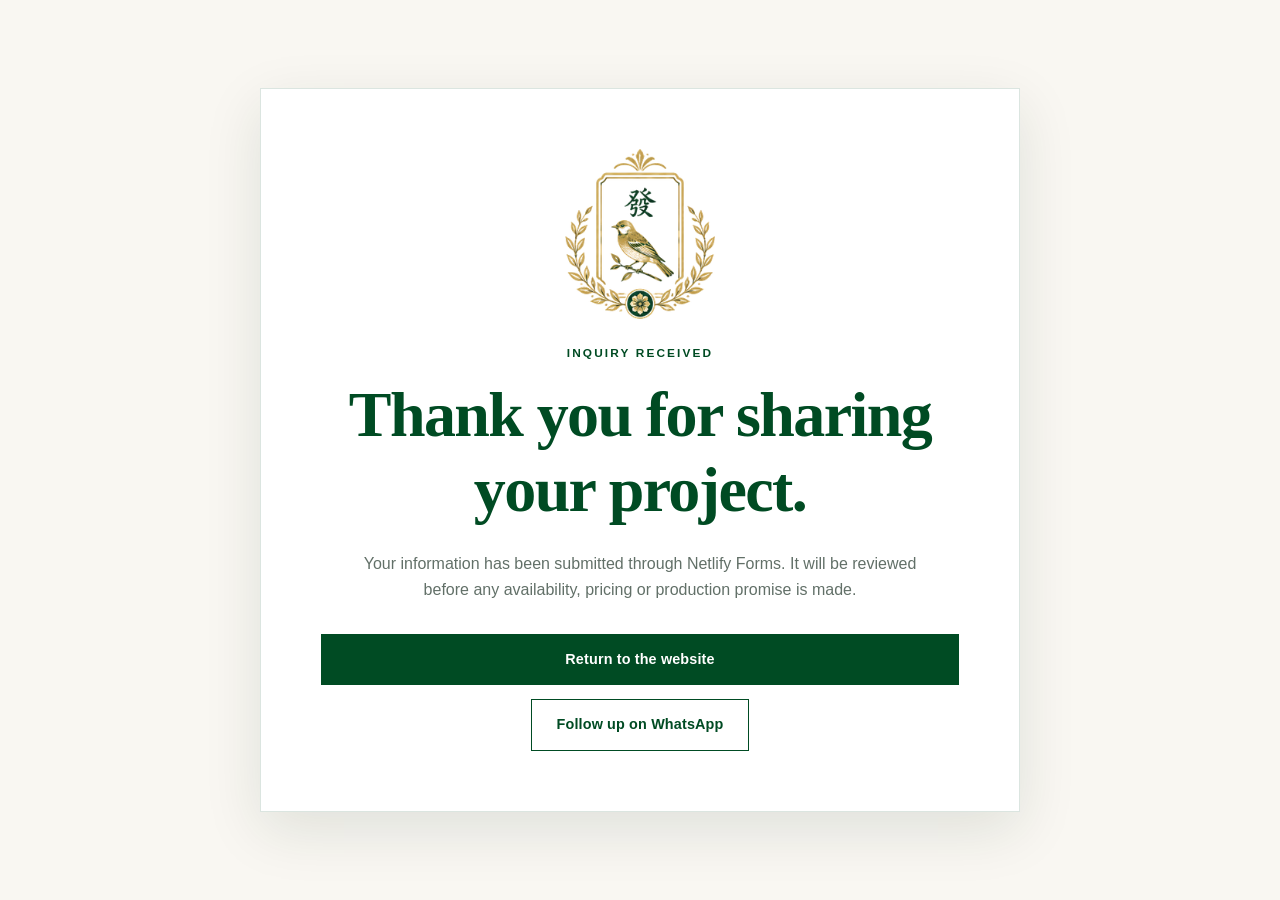
<file: thanks/index.html>
<!doctype html><html lang="en"><head><meta charset="utf-8"><meta name="viewport" content="width=device-width,initial-scale=1"><title>Thank You | Play Mahjong Craft</title><meta name="robots" content="noindex"><link rel="icon" href="/favicon.png"><link rel="stylesheet" href="/styles.css">
  <!-- Google tag (gtag.js) -->
  <script async src="https://www.googletagmanager.com/gtag/js?id=G-H2BP6G1HKV"></script>
  <script>
    window.dataLayer = window.dataLayer || [];
    function gtag(){dataLayer.push(arguments);}
    gtag('js', new Date());
    gtag('config', 'G-H2BP6G1HKV');
  </script>

<!-- Microsoft Clarity -->
<script type="text/javascript">
  (function(c,l,a,r,i,t,y){
    c[a]=c[a]||function(){(c[a].q=c[a].q||[]).push(arguments)};
    t=l.createElement(r);t.async=1;t.src="https://www.clarity.ms/tag/"+i;
    y=l.getElementsByTagName(r)[0];y.parentNode.insertBefore(t,y);
  })(window, document, "clarity", "script", "xgh4sm0mk5");
</script>
</head><body><main class="simple-page"><div class="simple-card"><img src="/images/logo-mark.png" alt="Play Mahjong Craft" width="150"><p class="eyebrow">Inquiry received</p><h1>Thank you for sharing your project.</h1><p>Your information has been submitted through Netlify Forms. It will be reviewed before any availability, pricing or production promise is made.</p><div class="hero-actions"><a class="button button-dark" href="/">Return to the website</a><a class="button button-outline" target="_blank" rel="noopener" href="https://wa.me/8615779394194?text=Hi%2C%20I%20just%20submitted%20a%20project%20inquiry%20through%20your%20website.">Follow up on WhatsApp</a></div></div></main><style>.simple-page{min-height:100vh;display:grid;place-items:center;padding:30px;background:var(--ivory)}.simple-card{max-width:760px;background:#fff;border:1px solid var(--line);padding:60px;text-align:center;box-shadow:var(--shadow)}.simple-card img{margin:0 auto 25px}.simple-card h1{font-size:clamp(2.3rem,6vw,4rem);color:var(--green)}.simple-card>p:not(.eyebrow){color:var(--muted);margin:20px auto 30px;max-width:590px}.simple-card .hero-actions{justify-content:center}@media(max-width:600px){.simple-card{padding:38px 22px}.simple-card .hero-actions{flex-direction:column}}</style>
<script>
  (() => {
    try {
      if (sessionStorage.getItem('pmc_lead_recorded') === '1') return;
      const raw = sessionStorage.getItem('pmc_pending_lead');
      const details = raw ? JSON.parse(raw) : {};
      if (typeof window.gtag === 'function') {
        window.gtag('event', 'generate_lead', {
          lead_source: 'website_form',
          quantity_range: details.quantity || 'not_available',
          use_case: details.use_case || 'not_available'
        });
        sessionStorage.setItem('pmc_lead_recorded', '1');
        sessionStorage.removeItem('pmc_pending_lead');
      }
    } catch (_) {}
  })();
</script>
</body></html>
</file>
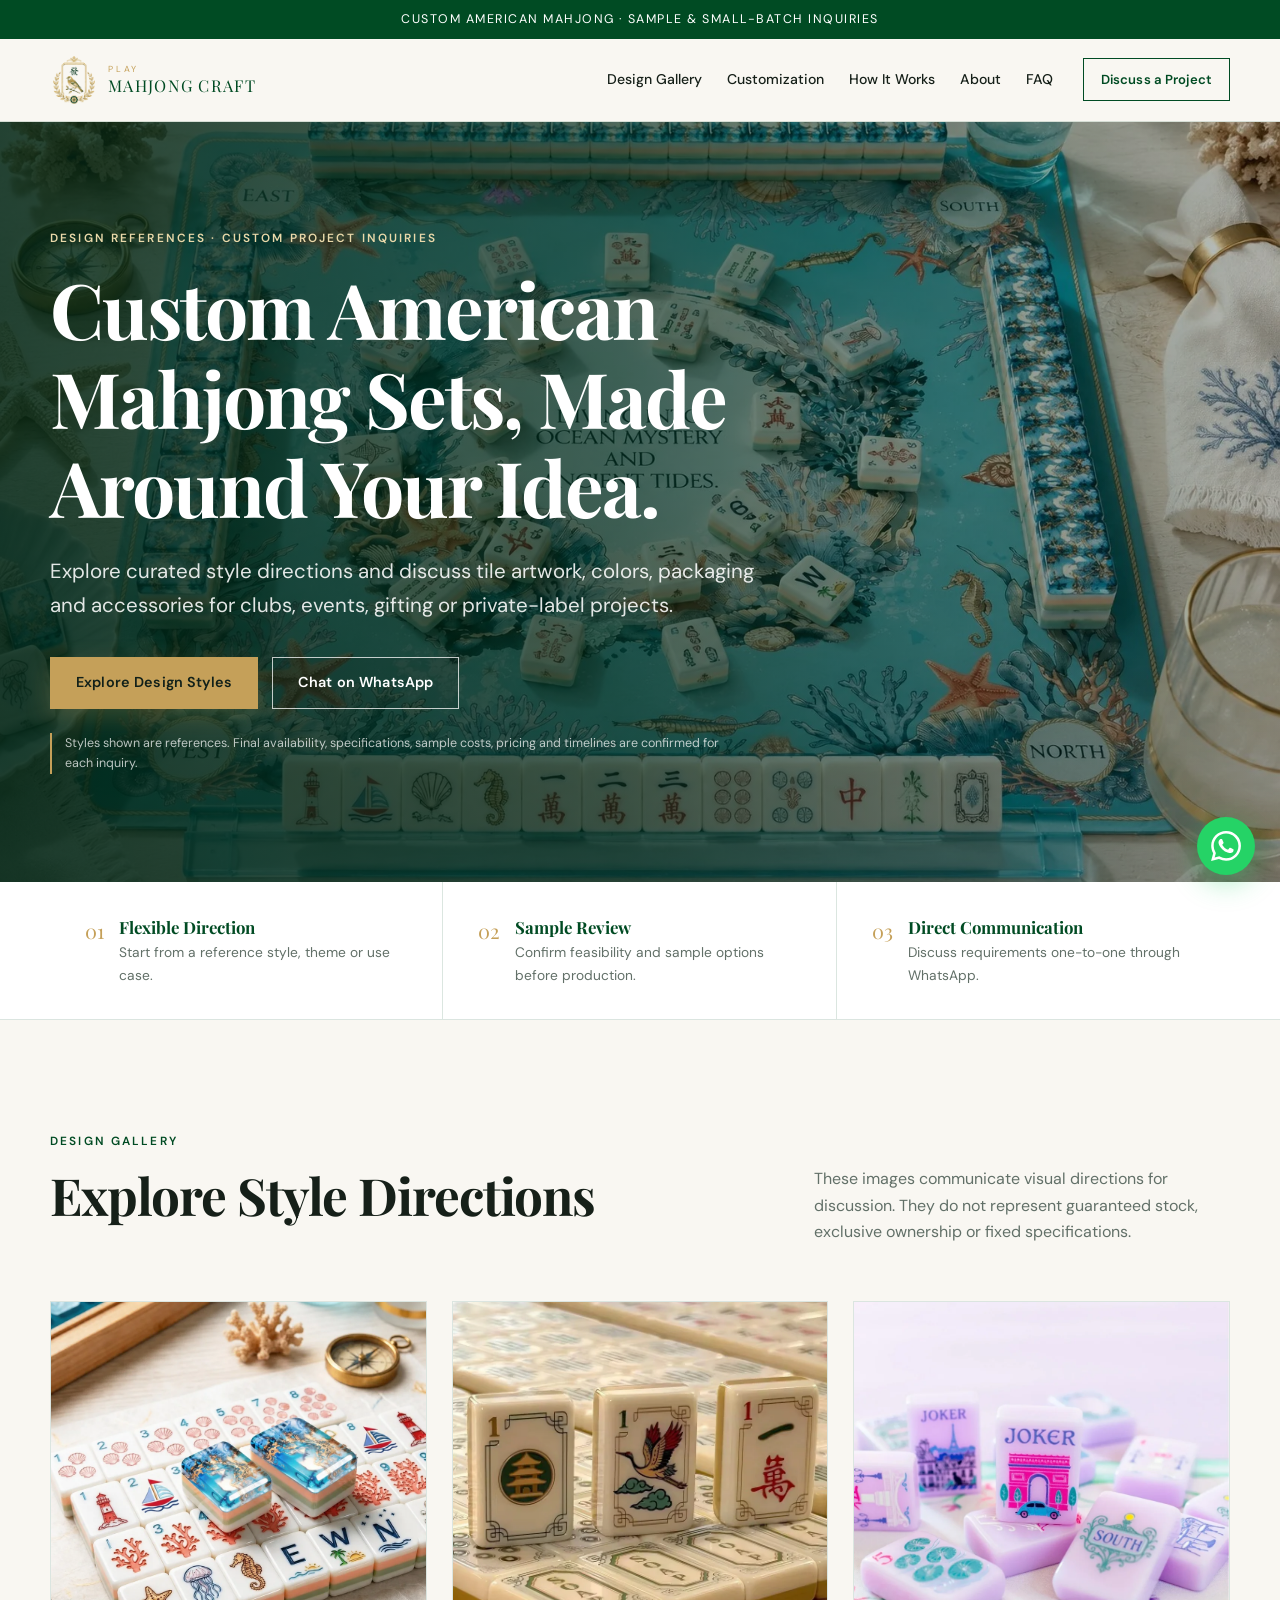
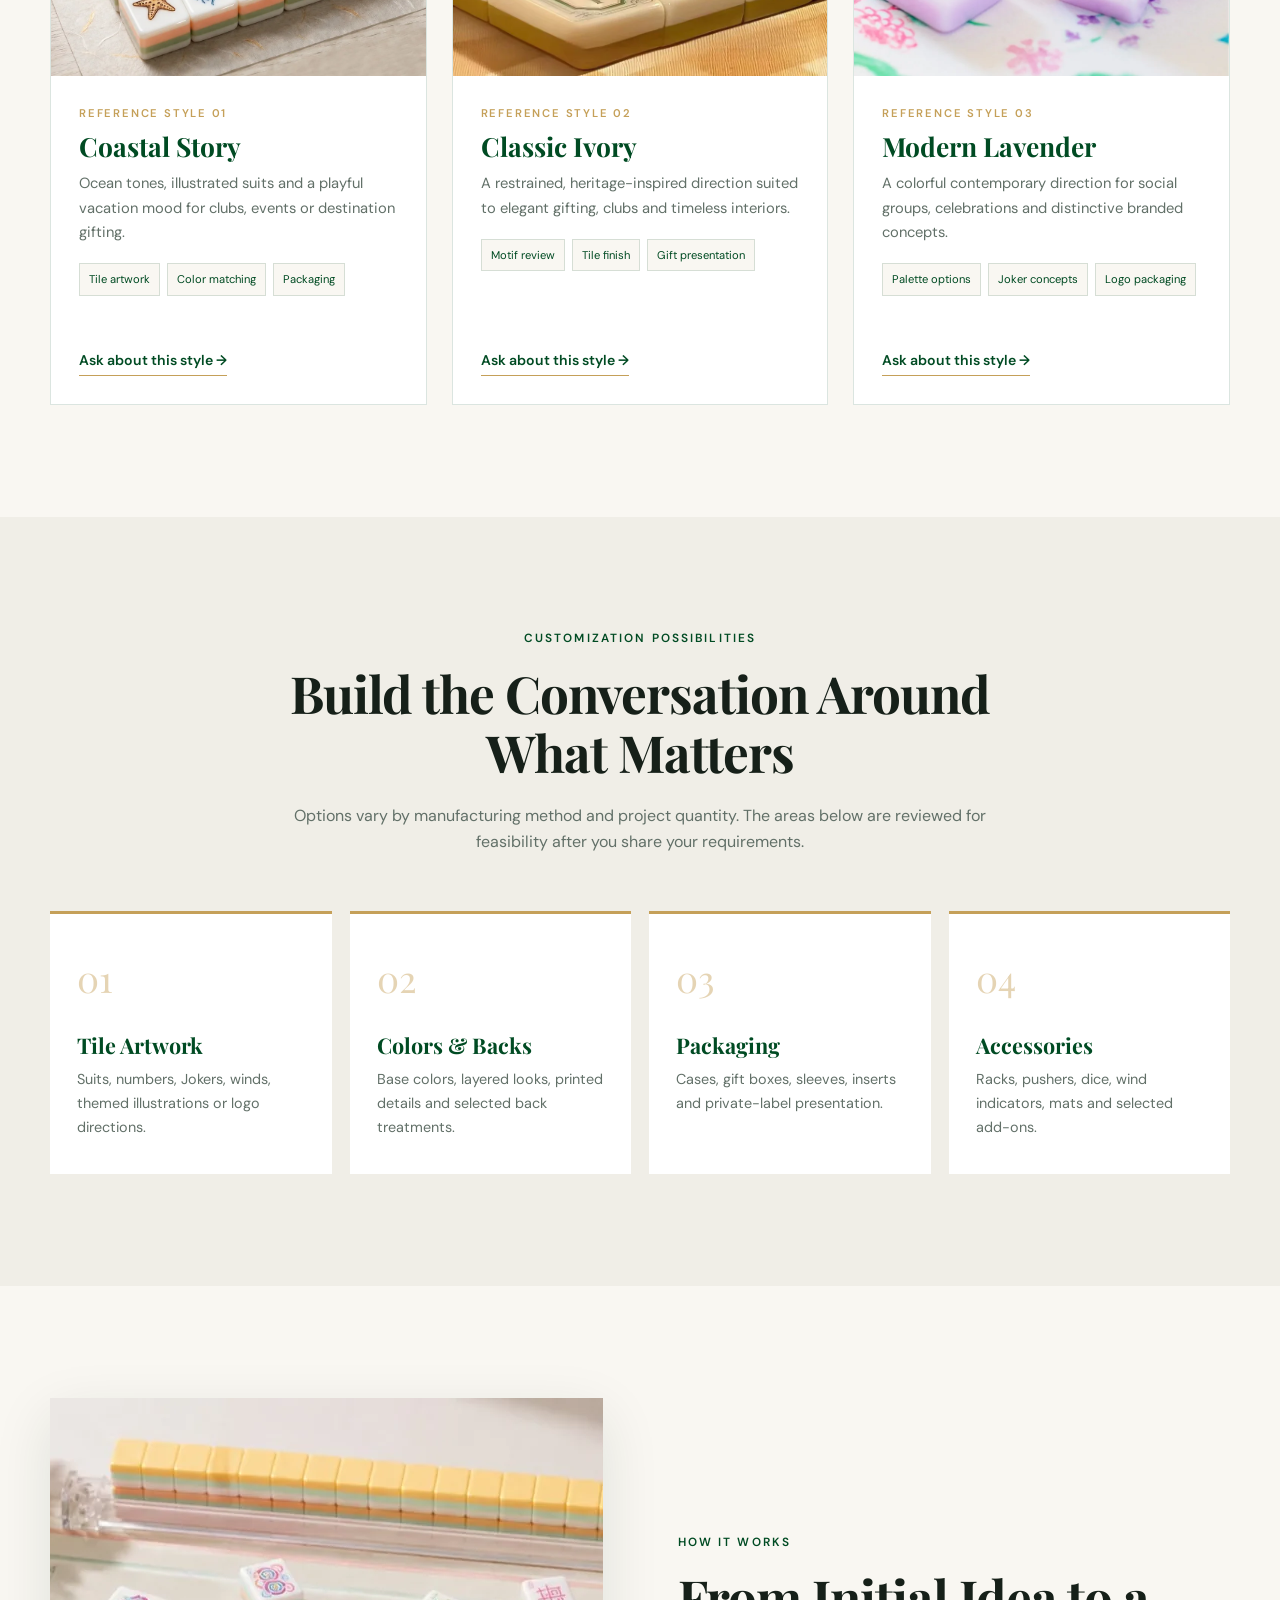
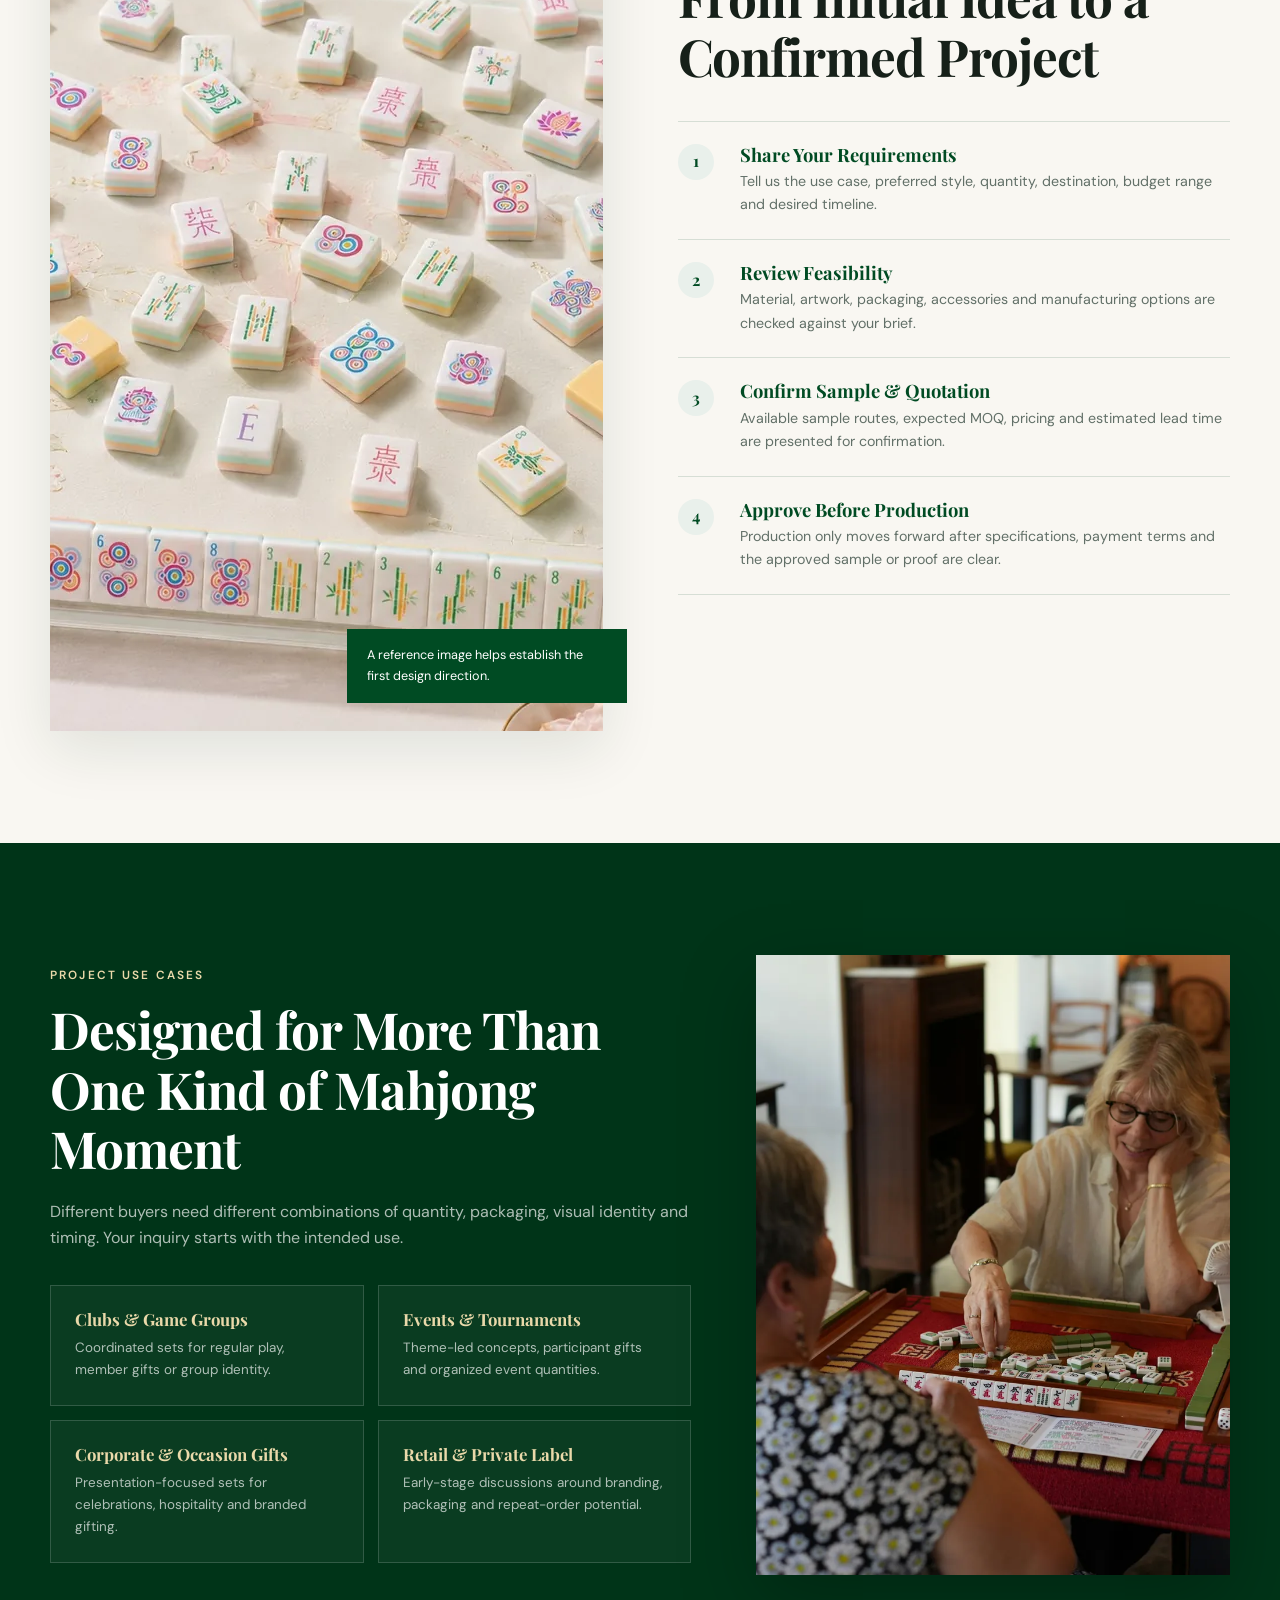
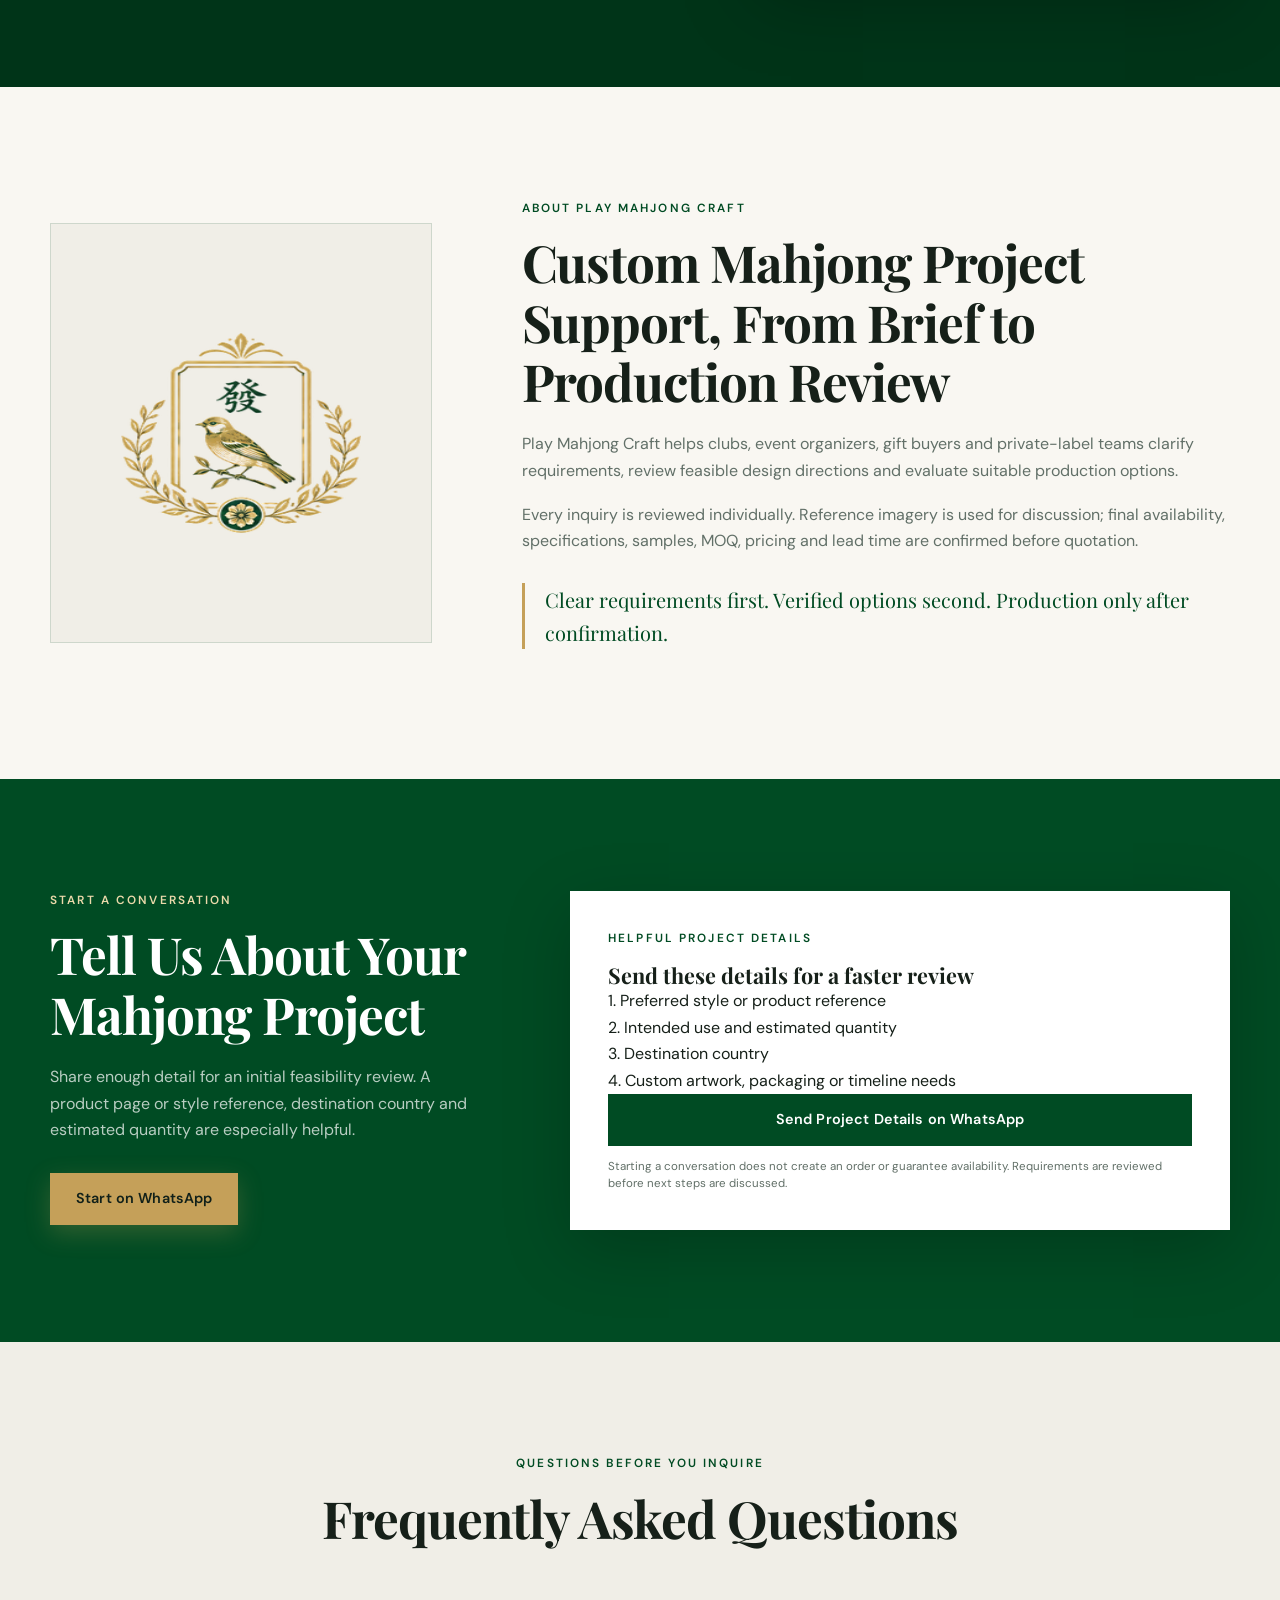
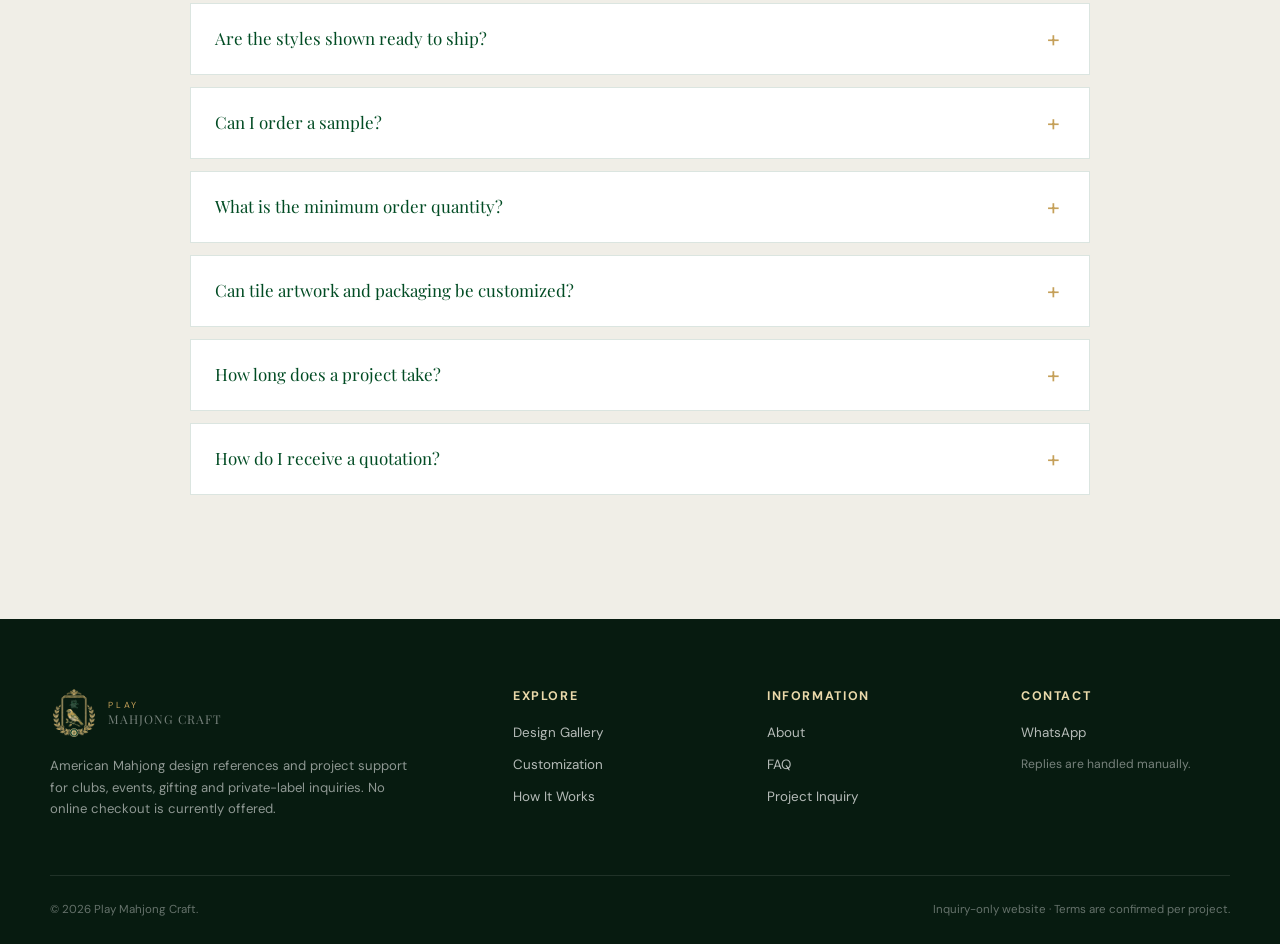
<file: index 2.html>
<!doctype html>
<html lang="en">
<head>
  <meta charset="utf-8">
  <meta name="viewport" content="width=device-width, initial-scale=1">
  <title>Custom American Mahjong Sets & Private Label | Play Mahjong Craft</title>
  <meta name="description" content="Discuss custom American Mahjong sets for clubs, events, gifting and private-label projects. Review tile artwork, packaging, samples, MOQ and small-batch production options.">
  <meta name="author" content="Play Mahjong Craft">
  <meta name="theme-color" content="#004B23">
  <link rel="canonical" href="https://playmahjongcraft.com/">
  <link rel="icon" type="image/png" href="/favicon.png">
  <link rel="apple-touch-icon" href="/favicon.jpg">

  <meta property="og:type" content="website">
  <meta property="og:site_name" content="Play Mahjong Craft">
  <meta property="og:title" content="Custom American Mahjong Sets | Play Mahjong Craft">
  <meta property="og:description" content="Discuss custom American Mahjong sets, samples, packaging, MOQ and project quantities.">
  <meta property="og:url" content="https://playmahjongcraft.com/">
  <meta property="og:image" content="https://playmahjongcraft.com/images/og-cover.jpg">
  <meta property="og:image:width" content="1200">
  <meta property="og:image:height" content="630">
  <meta name="twitter:card" content="summary_large_image">
  <meta name="twitter:title" content="Custom American Mahjong Sets | Play Mahjong Craft">
  <meta name="twitter:description" content="Custom American Mahjong project inquiries for clubs, events, gifting and private label.">
  <meta name="twitter:image" content="https://playmahjongcraft.com/images/og-cover.jpg">

  <link rel="preconnect" href="https://fonts.googleapis.com">
  <link rel="preconnect" href="https://fonts.gstatic.com" crossorigin>
  <link href="https://fonts.googleapis.com/css2?family=DM+Sans:wght@400;500;600&family=Playfair+Display:wght@600;700&display=swap" rel="stylesheet">
  <link rel="stylesheet" href="/styles.css?v=20260724-2">

  <script type="application/ld+json">
  {
    "@context": "https://schema.org",
    "@graph": [
      {
        "@type": "Organization",
        "@id": "https://playmahjongcraft.com/#organization",
        "name": "Play Mahjong Craft",
        "url": "https://playmahjongcraft.com/",
        "logo": "https://playmahjongcraft.com/images/logo-mark.png",
        "description": "Independent support for American Mahjong customization inquiries, requirement review and production-option coordination.",
        "contactPoint": {
          "@type": "ContactPoint",
          "contactType": "sales inquiries",
          "telephone": "+86-157-7939-4194",
          "availableLanguage": ["English"]
        }
      },
      {
        "@type": "WebSite",
        "@id": "https://playmahjongcraft.com/#website",
        "url": "https://playmahjongcraft.com/",
        "name": "Play Mahjong Craft",
        "publisher": {"@id": "https://playmahjongcraft.com/#organization"}
      },
      {
        "@type": "FAQPage",
        "mainEntity": [
          {
            "@type": "Question",
            "name": "Are the styles shown ready to ship?",
            "acceptedAnswer": {"@type": "Answer", "text": "The styles shown are design references for inquiry and customization discussions. Availability, specifications, sample options, pricing and production timing are confirmed for each project before an order is placed."}
          },
          {
            "@type": "Question",
            "name": "Can I order a sample?",
            "acceptedAnswer": {"@type": "Answer", "text": "Sample availability and cost depend on the selected style and level of customization. Share the style you are interested in and your destination country for confirmation."}
          },
          {
            "@type": "Question",
            "name": "What is the minimum order quantity?",
            "acceptedAnswer": {"@type": "Answer", "text": "Minimum quantities vary by material, artwork, packaging and production method. Standard-style projects may support lower quantities than fully customized projects."}
          },
          {
            "@type": "Question",
            "name": "Can tile artwork and packaging be customized?",
            "acceptedAnswer": {"@type": "Answer", "text": "Potential options may include tile artwork, colors, backs, logos, cases, gift boxes and selected accessories. Feasibility is confirmed after the project requirements are reviewed."}
          }
        ]
      }
    ]
  }
  </script>

  <!-- Google tag (gtag.js) -->
  <script async src="https://www.googletagmanager.com/gtag/js?id=G-H2BP6G1HKV"></script>
  <script>
    window.dataLayer = window.dataLayer || [];
    function gtag(){dataLayer.push(arguments);}
    gtag('js', new Date());
    gtag('config', 'G-H2BP6G1HKV');
  </script>

<!-- Microsoft Clarity -->
<script type="text/javascript">
  (function(c,l,a,r,i,t,y){
    c[a]=c[a]||function(){(c[a].q=c[a].q||[]).push(arguments)};
    t=l.createElement(r);t.async=1;t.src="https://www.clarity.ms/tag/"+i;
    y=l.getElementsByTagName(r)[0];y.parentNode.insertBefore(t,y);
  })(window, document, "clarity", "script", "xgh4sm0mk5");
</script>
</head>
<body>
  <a class="skip-link" href="#main-content">Skip to content</a>

  <div class="announcement">Custom American Mahjong · Sample & Small-Batch Inquiries</div>

  <header class="site-header" id="top">
    <div class="container nav-wrap">
      <a class="brand" href="#top" aria-label="Play Mahjong Craft home">
        <img src="/images/logo-mark.png" width="54" height="50" alt="">
        <span><small>PLAY</small>MAHJONG CRAFT</span>
      </a>
      <button class="menu-toggle" type="button" aria-expanded="false" aria-controls="primary-nav" aria-label="Open navigation">
        <span></span><span></span><span></span>
      </button>
      <nav id="primary-nav" class="primary-nav" aria-label="Primary navigation">
        <a href="#styles">Design Gallery</a>
        <a href="#customization">Customization</a>
        <a href="#process">How It Works</a>
        <a href="#about">About</a>
        <a href="#faq">FAQ</a>
      </nav>
      <a class="button button-small button-outline header-cta track-event" data-event="whatsapp_header" target="_blank" rel="noopener" href="https://wa.me/8615779394194?text=Hi%2C%20I%27d%20like%20to%20discuss%20a%20custom%20American%20Mahjong%20project.">Discuss a Project</a>
    </div>
  </header>

  <main id="main-content">
    <section class="hero" aria-labelledby="hero-title">
      <img class="hero-image" src="/images/hero-coastal.webp" width="1800" height="1200" alt="Coastal-inspired American Mahjong tiles arranged on a game table" fetchpriority="high">
      <div class="hero-overlay"></div>
      <div class="container hero-content">
        <p class="eyebrow light">Design references · Custom project inquiries</p>
        <h1 id="hero-title">Custom American Mahjong Sets, Made Around Your Idea.</h1>
        <p class="hero-lead">Explore curated style directions and discuss tile artwork, colors, packaging and accessories for clubs, events, gifting or private-label projects.</p>
        <div class="hero-actions">
          <a class="button button-gold track-event" data-event="view_style_gallery" href="#styles">Explore Design Styles</a>
          <a class="button button-ghost track-event" data-event="whatsapp_hero" target="_blank" rel="noopener" href="https://wa.me/8615779394194?text=Hi%2C%20I%27m%20interested%20in%20a%20custom%20American%20Mahjong%20set.%20Could%20you%20help%20me%20review%20the%20options%3F">Chat on WhatsApp</a>
        </div>
        <p class="hero-note">Styles shown are references. Final availability, specifications, sample costs, pricing and timelines are confirmed for each inquiry.</p>
      </div>
    </section>

    <section class="value-strip" aria-label="Project approach">
      <div class="container value-grid">
        <div><span>01</span><strong>Flexible Direction</strong><p>Start from a reference style, theme or use case.</p></div>
        <div><span>02</span><strong>Sample Review</strong><p>Confirm feasibility and sample options before production.</p></div>
        <div><span>03</span><strong>Direct Communication</strong><p>Discuss requirements one-to-one through WhatsApp.</p></div>
      </div>
    </section>

    <section class="section" id="styles">
      <div class="container">
        <div class="section-heading split-heading">
          <div>
            <p class="eyebrow">Design gallery</p>
            <h2>Explore Style Directions</h2>
          </div>
          <p>These images communicate visual directions for discussion. They do not represent guaranteed stock, exclusive ownership or fixed specifications.</p>
        </div>

        <div class="style-grid">
          <article class="style-card">
            <div class="image-wrap"><img src="/images/style-coastal.webp" width="1000" height="1000" loading="lazy" alt="Coastal-inspired Mahjong tile design reference"></div>
            <div class="style-content">
              <p class="card-kicker">Reference style 01</p>
              <h3>Coastal Story</h3>
              <p>Ocean tones, illustrated suits and a playful vacation mood for clubs, events or destination gifting.</p>
              <ul class="tag-list" aria-label="Possible customization areas"><li>Tile artwork</li><li>Color matching</li><li>Packaging</li></ul>
              <a class="text-link track-event" data-event="whatsapp_style_coastal" target="_blank" rel="noopener" href="https://wa.me/8615779394194?text=Hi%2C%20I%27m%20interested%20in%20the%20Coastal%20Story%20style%20on%20your%20website.%20Could%20you%20share%20sample%2C%20MOQ%20and%20customization%20options%3F">Ask about this style <span aria-hidden="true">→</span></a>
            </div>
          </article>

          <article class="style-card">
            <div class="image-wrap"><img src="/images/style-ivory.webp" width="900" height="900" loading="lazy" alt="Classic ivory Mahjong tile design reference"></div>
            <div class="style-content">
              <p class="card-kicker">Reference style 02</p>
              <h3>Classic Ivory</h3>
              <p>A restrained, heritage-inspired direction suited to elegant gifting, clubs and timeless interiors.</p>
              <ul class="tag-list" aria-label="Possible customization areas"><li>Motif review</li><li>Tile finish</li><li>Gift presentation</li></ul>
              <a class="text-link track-event" data-event="whatsapp_style_ivory" target="_blank" rel="noopener" href="https://wa.me/8615779394194?text=Hi%2C%20I%27m%20interested%20in%20the%20Classic%20Ivory%20style%20on%20your%20website.%20Could%20you%20share%20sample%2C%20MOQ%20and%20customization%20options%3F">Ask about this style <span aria-hidden="true">→</span></a>
            </div>
          </article>

          <article class="style-card">
            <div class="image-wrap"><img src="/images/style-lavender.webp" width="1000" height="1000" loading="lazy" alt="Modern lavender Mahjong tile design reference"></div>
            <div class="style-content">
              <p class="card-kicker">Reference style 03</p>
              <h3>Modern Lavender</h3>
              <p>A colorful contemporary direction for social groups, celebrations and distinctive branded concepts.</p>
              <ul class="tag-list" aria-label="Possible customization areas"><li>Palette options</li><li>Joker concepts</li><li>Logo packaging</li></ul>
              <a class="text-link track-event" data-event="whatsapp_style_lavender" target="_blank" rel="noopener" href="https://wa.me/8615779394194?text=Hi%2C%20I%27m%20interested%20in%20the%20Modern%20Lavender%20style%20on%20your%20website.%20Could%20you%20share%20sample%2C%20MOQ%20and%20customization%20options%3F">Ask about this style <span aria-hidden="true">→</span></a>
            </div>
          </article>
        </div>
      </div>
    </section>

    <section class="section section-tint" id="customization">
      <div class="container">
        <div class="section-heading centered narrow">
          <p class="eyebrow">Customization possibilities</p>
          <h2>Build the Conversation Around What Matters</h2>
          <p>Options vary by manufacturing method and project quantity. The areas below are reviewed for feasibility after you share your requirements.</p>
        </div>
        <div class="feature-grid">
          <article><span class="feature-number">01</span><h3>Tile Artwork</h3><p>Suits, numbers, Jokers, winds, themed illustrations or logo directions.</p></article>
          <article><span class="feature-number">02</span><h3>Colors & Backs</h3><p>Base colors, layered looks, printed details and selected back treatments.</p></article>
          <article><span class="feature-number">03</span><h3>Packaging</h3><p>Cases, gift boxes, sleeves, inserts and private-label presentation.</p></article>
          <article><span class="feature-number">04</span><h3>Accessories</h3><p>Racks, pushers, dice, wind indicators, mats and selected add-ons.</p></article>
        </div>
      </div>
    </section>

    <section class="section process-section" id="process">
      <div class="container process-layout">
        <div class="process-image">
          <img src="/images/hero-pastel.webp" width="1400" height="933" loading="lazy" alt="Pastel American Mahjong set displayed on a table">
          <div class="image-caption">A reference image helps establish the first design direction.</div>
        </div>
        <div class="process-content">
          <p class="eyebrow">How it works</p>
          <h2>From Initial Idea to a Confirmed Project</h2>
          <ol class="steps">
            <li><span>1</span><div><h3>Share Your Requirements</h3><p>Tell us the use case, preferred style, quantity, destination, budget range and desired timeline.</p></div></li>
            <li><span>2</span><div><h3>Review Feasibility</h3><p>Material, artwork, packaging, accessories and manufacturing options are checked against your brief.</p></div></li>
            <li><span>3</span><div><h3>Confirm Sample & Quotation</h3><p>Available sample routes, expected MOQ, pricing and estimated lead time are presented for confirmation.</p></div></li>
            <li><span>4</span><div><h3>Approve Before Production</h3><p>Production only moves forward after specifications, payment terms and the approved sample or proof are clear.</p></div></li>
          </ol>
        </div>
      </div>
    </section>

    <section class="section section-dark" id="use-cases">
      <div class="container use-case-layout">
        <div>
          <p class="eyebrow light">Project use cases</p>
          <h2>Designed for More Than One Kind of Mahjong Moment</h2>
          <p class="section-intro">Different buyers need different combinations of quantity, packaging, visual identity and timing. Your inquiry starts with the intended use.</p>
          <div class="use-case-grid">
            <article><h3>Clubs & Game Groups</h3><p>Coordinated sets for regular play, member gifts or group identity.</p></article>
            <article><h3>Events & Tournaments</h3><p>Theme-led concepts, participant gifts and organized event quantities.</p></article>
            <article><h3>Corporate & Occasion Gifts</h3><p>Presentation-focused sets for celebrations, hospitality and branded gifting.</p></article>
            <article><h3>Retail & Private Label</h3><p>Early-stage discussions around branding, packaging and repeat-order potential.</p></article>
          </div>
        </div>
        <img src="/images/mahjong-community.webp" width="1600" height="1066" loading="lazy" alt="A group of adults enjoying a Mahjong game together">
      </div>
    </section>

    <section class="section" id="about">
      <div class="container about-layout">
        <div class="about-mark"><img src="/images/logo-mark.png" width="220" height="200" loading="lazy" alt="Play Mahjong Craft emblem"></div>
        <div>
          <p class="eyebrow">About Play Mahjong Craft</p>
          <h2>Custom Mahjong Project Support, From Brief to Production Review</h2>
          <p>Play Mahjong Craft helps clubs, event organizers, gift buyers and private-label teams clarify requirements, review feasible design directions and evaluate suitable production options.</p>
          <p>Every inquiry is reviewed individually. Reference imagery is used for discussion; final availability, specifications, samples, MOQ, pricing and lead time are confirmed before quotation.</p>
          <p class="about-highlight">Clear requirements first. Verified options second. Production only after confirmation.</p>
        </div>
      </div>
    </section>

    <section class="section inquiry-section" id="inquiry">
      <div class="container inquiry-layout">
        <div class="inquiry-copy">
          <p class="eyebrow light">Start a conversation</p>
          <h2>Tell Us About Your Mahjong Project</h2>
          <p>Share enough detail for an initial feasibility review. A product page or style reference, destination country and estimated quantity are especially helpful.</p>
          <a class="button button-gold track-event" data-event="whatsapp_inquiry" target="_blank" rel="noopener" href="https://wa.me/8615779394194?text=Hi%2C%20I%27d%20like%20to%20discuss%20an%20American%20Mahjong%20project.%20My%20intended%20use%20is%3A%20____.%20Estimated%20quantity%3A%20____.%20Destination%3A%20____.">Start on WhatsApp</a>
        </div>

        <div class="inquiry-form">
          <p class="eyebrow">Helpful project details</p>
          <h3>Send these details for a faster review</h3>
          <p>1. Preferred style or product reference</p>
          <p>2. Intended use and estimated quantity</p>
          <p>3. Destination country</p>
          <p>4. Custom artwork, packaging or timeline needs</p>
          <a class="button button-dark track-event" data-event="whatsapp_inquiry" target="_blank" rel="noopener" href="https://wa.me/8615779394194?text=Hi%2C%20I%27d%20like%20to%20discuss%20an%20American%20Mahjong%20project.%0A%0APreferred%20style%3A%20____%0AIntended%20use%3A%20____%0AEstimated%20quantity%3A%20____%0ADestination%3A%20____%0ACustomization%20or%20timeline%3A%20____">Send Project Details on WhatsApp</a>
          <p class="form-note">Starting a conversation does not create an order or guarantee availability. Requirements are reviewed before next steps are discussed.</p>
        </div>
      </div>
    </section>

    <section class="section section-tint" id="faq">
      <div class="container">
        <div class="section-heading centered"><p class="eyebrow">Questions before you inquire</p><h2>Frequently Asked Questions</h2></div>
        <div class="faq-list">
          <details><summary>Are the styles shown ready to ship?</summary><p>No ready-to-ship inventory is implied. The styles are design references for inquiry and customization discussions. Availability, specifications, sample options, pricing and production timing are confirmed for each project.</p></details>
          <details><summary>Can I order a sample?</summary><p>Sample availability and cost depend on the selected style and level of customization. Send the style, destination country and intended quantity for confirmation.</p></details>
          <details><summary>What is the minimum order quantity?</summary><p>MOQ varies by material, artwork, packaging and manufacturing method. Standard-style projects may support lower quantities than fully customized projects.</p></details>
          <details><summary>Can tile artwork and packaging be customized?</summary><p>Potential options may include tile artwork, colors, backs, logos, cases, gift boxes and selected accessories. Feasibility is confirmed after your requirements are reviewed.</p></details>
          <details><summary>How long does a project take?</summary><p>Timing depends on whether a sample is needed, the amount of customization, project quantity and destination. An estimated schedule is provided only after the requirements are clear.</p></details>
          <details><summary>How do I receive a quotation?</summary><p>Share the preferred style, intended use, quantity, destination country and customization requirements through WhatsApp. A quotation can follow after feasibility and supplier pricing are confirmed.</p></details>
        </div>
      </div>
    </section>
  </main>

  <footer class="site-footer">
    <div class="container footer-grid">
      <div class="footer-brand">
        <a class="brand brand-footer" href="#top"><img src="/images/logo-mark.png" width="54" height="50" alt=""><span><small>PLAY</small>MAHJONG CRAFT</span></a>
        <p>American Mahjong design references and project support for clubs, events, gifting and private-label inquiries. No online checkout is currently offered.</p>
      </div>
      <div><h3>Explore</h3><a href="#styles">Design Gallery</a><a href="#customization">Customization</a><a href="#process">How It Works</a></div>
      <div><h3>Information</h3><a href="#about">About</a><a href="#faq">FAQ</a><a href="#inquiry">Project Inquiry</a></div>
      <div><h3>Contact</h3><a class="track-event" data-event="whatsapp_footer" target="_blank" rel="noopener" href="https://wa.me/8615779394194?text=Hi%2C%20I%27d%20like%20to%20discuss%20an%20American%20Mahjong%20project.">WhatsApp</a><span>Replies are handled manually.</span></div>
    </div>
    <div class="container footer-bottom"><span>© 2026 Play Mahjong Craft.</span><span>Inquiry-only website · Terms are confirmed per project.</span></div>
  </footer>

  <a class="whatsapp-float track-event" data-event="whatsapp_floating" href="https://wa.me/8615779394194?text=Hi%2C%20I%27m%20visiting%20Play%20Mahjong%20Craft%20and%20would%20like%20to%20ask%20about%20a%20project." target="_blank" rel="noopener" aria-label="Chat on WhatsApp">
    <svg aria-hidden="true" viewBox="0 0 24 24"><path d="M17.472 14.382c-.297-.149-1.758-.867-2.03-.967-.273-.099-.471-.148-.67.15-.197.297-.767.966-.94 1.164-.173.199-.347.223-.644.075-.297-.15-1.255-.463-2.39-1.475-.883-.788-1.48-1.761-1.653-2.059-.173-.297-.018-.458.13-.606.134-.133.298-.347.446-.52.149-.174.198-.298.298-.497.099-.198.05-.371-.025-.52-.075-.149-.669-1.612-.916-2.207-.242-.579-.487-.5-.669-.51-.173-.008-.371-.01-.57-.01-.198 0-.52.074-.792.372-.272.297-1.04 1.016-1.04 2.479 0 1.462 1.065 2.875 1.213 3.074.149.198 2.096 3.2 5.077 4.487.709.306 1.262.489 1.694.625.712.227 1.36.195 1.871.118.571-.085 1.758-.719 2.006-1.413.248-.694.248-1.289.173-1.413-.074-.124-.272-.198-.57-.347m-5.421 7.403h-.004a9.87 9.87 0 0 1-5.031-1.378l-.361-.214-3.741.982.998-3.648-.235-.374a9.86 9.86 0 0 1-1.51-5.26c.001-5.45 4.436-9.884 9.888-9.884 2.64 0 5.122 1.03 6.988 2.898a9.825 9.825 0 0 1 2.893 6.994c-.003 5.45-4.437 9.884-9.885 9.884m8.413-18.297A11.815 11.815 0 0 0 12.05 0C5.495 0 .16 5.335.157 11.892c0 2.096.547 4.142 1.588 5.945L.057 24l6.305-1.654a11.882 11.882 0 0 0 5.683 1.448h.005c6.554 0 11.89-5.335 11.893-11.893a11.821 11.821 0 0 0-3.48-8.413z"/></svg>
  </a>
  <script src="/script.js" defer></script>
</body>
</html>
</file>
<file: styles.css>
:root{
  --green:#004b23;--green-dark:#003418;--green-soft:#e9f0eb;--gold:#c5a059;--gold-light:#ead9aa;
  --ivory:#f9f7f2;--paper:#fff;--ink:#162019;--muted:#627068;--line:rgba(0,75,35,.14);
  --shadow:0 18px 55px rgba(16,43,27,.11);--serif:'Playfair Display',Georgia,serif;--sans:'DM Sans',Arial,sans-serif;
}
*{box-sizing:border-box;margin:0;padding:0}html{scroll-behavior:smooth;scroll-padding-top:94px}body{font-family:var(--sans);color:var(--ink);background:var(--ivory);line-height:1.65}img{max-width:100%;display:block}a{color:inherit}button,input,select,textarea{font:inherit}.container{width:min(1180px,calc(100% - 40px));margin-inline:auto}.section{padding:112px 0}.section-tint{background:#f0eee7}.section-dark{background:var(--green-dark);color:#fff}.hidden{position:absolute!important;clip:rect(1px,1px,1px,1px);clip-path:inset(50%);height:1px;width:1px;overflow:hidden}.skip-link{position:fixed;left:12px;top:-80px;z-index:9999;background:#fff;padding:10px 14px;border-radius:6px}.skip-link:focus{top:12px}
.announcement{background:var(--green);color:#fff;text-align:center;padding:9px 20px;font-size:.78rem;letter-spacing:.12em;text-transform:uppercase}.site-header{position:sticky;top:0;z-index:1000;background:rgba(249,247,242,.95);backdrop-filter:blur(14px);border-bottom:1px solid var(--line)}.nav-wrap{height:82px;display:flex;align-items:center;gap:30px}.brand{display:flex;align-items:center;gap:10px;text-decoration:none;min-width:max-content}.brand img{width:48px;height:48px;object-fit:contain}.brand span{font-family:var(--serif);font-size:1.02rem;letter-spacing:.08em;color:var(--green);line-height:1.05}.brand small{display:block;font-family:var(--sans);font-size:.55rem;letter-spacing:.32em;color:var(--gold);margin-bottom:3px}.primary-nav{display:flex;align-items:center;justify-content:center;gap:25px;margin-left:auto}.primary-nav a{text-decoration:none;font-size:.88rem;font-weight:500;position:relative}.primary-nav a:after{content:'';position:absolute;left:0;right:100%;bottom:-8px;height:1px;background:var(--gold);transition:.25s}.primary-nav a:hover:after{right:0}.menu-toggle{display:none;border:0;background:transparent;width:44px;height:44px;cursor:pointer}.menu-toggle span{display:block;width:24px;height:2px;background:var(--green);margin:5px auto;transition:.25s}
.button{display:inline-flex;align-items:center;justify-content:center;min-height:50px;padding:13px 25px;border:1px solid transparent;text-decoration:none;font-weight:600;font-size:.9rem;letter-spacing:.01em;cursor:pointer;transition:transform .22s,box-shadow .22s,background .22s,color .22s}.button:hover{transform:translateY(-2px)}.button-small{min-height:42px;padding:10px 17px;font-size:.82rem}.button-outline{border-color:var(--green);color:var(--green)}.button-outline:hover{background:var(--green);color:#fff}.button-gold{background:var(--gold);color:#112019;box-shadow:0 8px 24px rgba(197,160,89,.25)}.button-gold:hover{background:#d1af65}.button-ghost{border-color:rgba(255,255,255,.75);color:#fff;background:rgba(0,0,0,.08)}.button-ghost:hover{background:#fff;color:var(--green)}.button-dark{background:var(--green);color:#fff;width:100%}.button-dark:hover{background:var(--green-dark)}
.hero{min-height:760px;position:relative;display:flex;align-items:center;overflow:hidden;background:var(--green-dark)}.hero-image{position:absolute;inset:0;width:100%;height:100%;object-fit:cover;object-position:center 53%}.hero-overlay{position:absolute;inset:0;background:linear-gradient(90deg,rgba(0,37,20,.86) 0%,rgba(0,37,20,.68) 48%,rgba(0,15,8,.25) 100%),linear-gradient(0deg,rgba(0,0,0,.20),transparent 55%)}.hero-content{position:relative;z-index:2;color:#fff;padding-block:105px;max-width:1180px}.hero-content>*{max-width:790px}.eyebrow{text-transform:uppercase;letter-spacing:.18em;font-size:.74rem;font-weight:600;color:var(--green);margin-bottom:15px}.eyebrow.light{color:var(--gold-light)}h1,h2,h3{font-family:var(--serif);line-height:1.16}h1{font-size:clamp(3rem,6vw,5.5rem);letter-spacing:-.025em;margin-bottom:24px}h2{font-size:clamp(2.2rem,4vw,3.7rem);letter-spacing:-.02em;margin-bottom:20px}h3{font-size:1.35rem}.hero-lead{font-size:clamp(1.05rem,1.6vw,1.3rem);max-width:720px;color:rgba(255,255,255,.88);margin-bottom:34px}.hero-actions{display:flex;gap:14px;flex-wrap:wrap}.hero-note{font-size:.78rem;color:rgba(255,255,255,.72);margin-top:24px;max-width:690px!important;border-left:2px solid var(--gold);padding-left:13px}
.value-strip{background:#fff;border-bottom:1px solid var(--line)}.value-grid{display:grid;grid-template-columns:repeat(3,1fr)}.value-grid>div{padding:32px 35px;border-right:1px solid var(--line);display:grid;grid-template-columns:auto 1fr;column-gap:15px}.value-grid>div:last-child{border-right:0}.value-grid span{font-family:var(--serif);color:var(--gold);font-size:1.25rem;grid-row:1/3}.value-grid strong{font-family:var(--serif);color:var(--green);font-size:1.05rem}.value-grid p{font-size:.86rem;color:var(--muted)}
.section-heading{margin-bottom:55px}.split-heading{display:grid;grid-template-columns:1.25fr .75fr;gap:70px;align-items:end}.split-heading>p{color:var(--muted);max-width:500px}.centered{text-align:center}.narrow{max-width:750px;margin-inline:auto}.section-heading>p:not(.eyebrow),.section-intro{color:var(--muted)}.style-grid{display:grid;grid-template-columns:repeat(3,1fr);gap:25px}.style-card{background:#fff;border:1px solid var(--line);display:flex;flex-direction:column;transition:transform .25s,box-shadow .25s}.style-card:hover{transform:translateY(-6px);box-shadow:var(--shadow)}.image-wrap{aspect-ratio:1;overflow:hidden;background:#eee}.image-wrap img{width:100%;height:100%;object-fit:cover;transition:transform .5s}.style-card:hover .image-wrap img{transform:scale(1.025)}.style-content{padding:28px;display:flex;flex:1;flex-direction:column}.card-kicker{font-size:.7rem;letter-spacing:.16em;text-transform:uppercase;color:var(--gold);font-weight:600;margin-bottom:8px}.style-content h3{color:var(--green);font-size:1.65rem;margin-bottom:10px}.style-content>p:not(.card-kicker){color:var(--muted);font-size:.92rem}.tag-list{list-style:none;display:flex;gap:7px;flex-wrap:wrap;margin:19px 0;min-height:67px;align-content:flex-start}.tag-list li{border:1px solid var(--line);padding:6px 9px;font-size:.7rem;color:var(--green);background:var(--ivory)}.text-link{font-size:.88rem;font-weight:600;color:var(--green);text-decoration:none;border-bottom:1px solid var(--gold);padding-bottom:3px;align-self:flex-start;margin-top:auto}.text-link span{display:inline-block;transition:transform .2s}.text-link:hover span{transform:translateX(4px)}
.feature-grid{display:grid;grid-template-columns:repeat(4,1fr);gap:18px}.feature-grid article{background:#fff;padding:34px 27px;min-height:240px;border-top:3px solid var(--gold)}.feature-number{font-family:var(--serif);font-size:2.3rem;color:rgba(197,160,89,.45);display:block;margin-bottom:25px}.feature-grid h3{color:var(--green);margin-bottom:10px}.feature-grid p{color:var(--muted);font-size:.9rem}
.process-layout{display:grid;grid-template-columns:1fr 1fr;gap:75px;align-items:center}.process-image{position:relative}.process-image img{width:100%;aspect-ratio:4/5;object-fit:cover;box-shadow:var(--shadow)}.image-caption{position:absolute;right:-24px;bottom:28px;background:var(--green);color:#fff;padding:16px 20px;max-width:280px;font-size:.79rem}.steps{list-style:none;margin-top:34px}.steps li{display:grid;grid-template-columns:44px 1fr;gap:18px;padding:22px 0;border-top:1px solid var(--line)}.steps li:last-child{border-bottom:1px solid var(--line)}.steps li>span{width:36px;height:36px;border-radius:50%;display:grid;place-items:center;background:var(--green-soft);color:var(--green);font-family:var(--serif);font-weight:700}.steps h3{color:var(--green);font-size:1.15rem;margin-bottom:5px}.steps p{color:var(--muted);font-size:.89rem}
.use-case-layout{display:grid;grid-template-columns:1.15fr .85fr;gap:65px;align-items:center}.use-case-layout>img{width:100%;height:620px;object-fit:cover;box-shadow:0 25px 70px rgba(0,0,0,.25)}.section-dark h2{color:#fff}.section-dark .section-intro{color:rgba(255,255,255,.68);max-width:650px}.use-case-grid{display:grid;grid-template-columns:1fr 1fr;gap:14px;margin-top:34px}.use-case-grid article{border:1px solid rgba(255,255,255,.16);padding:24px;background:rgba(255,255,255,.04)}.use-case-grid h3{font-size:1.05rem;color:var(--gold-light);margin-bottom:7px}.use-case-grid p{font-size:.84rem;color:rgba(255,255,255,.68)}
.about-layout{display:grid;grid-template-columns:.7fr 1.3fr;gap:90px;align-items:center}.about-mark{min-height:420px;background:#f0eee7;display:grid;place-items:center;border:1px solid var(--line)}.about-mark img{width:min(240px,65%)}.about-layout>div:last-child>p:not(.eyebrow){color:var(--muted);margin-bottom:18px}.about-highlight{font-family:var(--serif);font-size:1.25rem!important;color:var(--green)!important;border-left:3px solid var(--gold);padding-left:20px;margin-top:28px}
.inquiry-section{background:var(--green);color:#fff}.inquiry-layout{display:grid;grid-template-columns:.8fr 1.2fr;gap:80px;align-items:start}.inquiry-copy h2{color:#fff}.inquiry-copy>p:not(.eyebrow){color:rgba(255,255,255,.72);margin-bottom:30px}.inquiry-form{background:#fff;color:var(--ink);padding:38px;box-shadow:0 20px 65px rgba(0,0,0,.2)}.form-row{display:grid;grid-template-columns:1fr 1fr;gap:16px}.inquiry-form label{display:grid;gap:7px;font-size:.78rem;font-weight:600;color:var(--green);margin-bottom:16px}.inquiry-form input,.inquiry-form select,.inquiry-form textarea{width:100%;border:1px solid #d8ded9;background:#fff;padding:12px 13px;color:var(--ink);border-radius:0}.inquiry-form input:focus,.inquiry-form select:focus,.inquiry-form textarea:focus{outline:2px solid rgba(197,160,89,.35);border-color:var(--gold)}.form-note{font-size:.72rem;color:var(--muted);margin-top:12px;line-height:1.5}
.faq-list{max-width:900px;margin:auto}.faq-list details{background:#fff;border:1px solid var(--line);margin-bottom:12px;padding:0 24px}.faq-list summary{list-style:none;cursor:pointer;font-family:var(--serif);color:var(--green);font-size:1.06rem;padding:21px 45px 21px 0;position:relative}.faq-list summary::-webkit-details-marker{display:none}.faq-list summary:after{content:'+';position:absolute;right:5px;top:16px;font-family:var(--sans);font-size:1.45rem;color:var(--gold)}.faq-list details[open] summary:after{content:'–'}.faq-list details p{color:var(--muted);font-size:.9rem;padding:0 35px 23px 0}
.site-footer{background:#071b10;color:#fff;padding:70px 0 25px}.footer-grid{display:grid;grid-template-columns:2fr repeat(3,1fr);gap:45px}.brand-footer span{color:#fff}.footer-brand>p{color:rgba(255,255,255,.55);font-size:.82rem;max-width:370px;margin-top:18px}.footer-grid h3{font-family:var(--sans);font-size:.78rem;text-transform:uppercase;letter-spacing:.13em;color:var(--gold-light);margin-bottom:18px}.footer-grid>div:not(.footer-brand){display:flex;flex-direction:column;align-items:flex-start}.footer-grid a:not(.brand){text-decoration:none;color:rgba(255,255,255,.7);font-size:.84rem;margin-bottom:10px}.footer-grid a:hover{color:#fff}.footer-grid span{color:rgba(255,255,255,.45);font-size:.76rem}.footer-bottom{border-top:1px solid rgba(255,255,255,.1);margin-top:55px;padding-top:24px;display:flex;justify-content:space-between;color:rgba(255,255,255,.38);font-size:.72rem}
.whatsapp-float{position:fixed;right:25px;bottom:25px;z-index:999;width:58px;height:58px;border-radius:50%;display:grid;place-items:center;background:#25d366;box-shadow:0 8px 28px rgba(37,211,102,.38);transition:transform .2s}.whatsapp-float:hover{transform:scale(1.06)}.whatsapp-float svg{width:30px;fill:#fff}
@media(max-width:980px){.header-cta{display:none}.primary-nav{gap:16px}.style-grid{grid-template-columns:1fr 1fr}.style-card:last-child{grid-column:1/-1;display:grid;grid-template-columns:1fr 1fr}.process-layout,.use-case-layout,.about-layout,.inquiry-layout{grid-template-columns:1fr}.process-image img{aspect-ratio:16/10}.use-case-layout>img{height:500px}.about-mark{min-height:300px}.feature-grid{grid-template-columns:1fr 1fr}.footer-grid{grid-template-columns:1.7fr 1fr 1fr}.footer-grid>div:last-child{grid-column:2/4}.split-heading{grid-template-columns:1fr;gap:10px}}
@media(max-width:760px){html{scroll-padding-top:75px}.announcement{font-size:.64rem;padding:8px 12px}.nav-wrap{height:70px}.brand img{width:43px;height:43px}.brand span{font-size:.88rem}.menu-toggle{display:block;margin-left:auto}.primary-nav{position:absolute;left:0;right:0;top:70px;background:var(--ivory);border-bottom:1px solid var(--line);display:none;flex-direction:column;align-items:stretch;padding:16px 20px 22px;gap:0}.primary-nav.open{display:flex}.primary-nav a{padding:13px 0;border-bottom:1px solid var(--line)}.menu-toggle[aria-expanded="true"] span:nth-child(1){transform:translateY(7px) rotate(45deg)}.menu-toggle[aria-expanded="true"] span:nth-child(2){opacity:0}.menu-toggle[aria-expanded="true"] span:nth-child(3){transform:translateY(-7px) rotate(-45deg)}.hero{min-height:690px}.hero-overlay{background:linear-gradient(0deg,rgba(0,41,22,.91),rgba(0,41,22,.48))}.hero-content{padding-block:88px}.hero-content>*{max-width:100%}.hero-actions{flex-direction:column;align-items:stretch;max-width:330px}.hero-note{font-size:.72rem}.value-grid{grid-template-columns:1fr}.value-grid>div{border-right:0;border-bottom:1px solid var(--line);padding:23px 8px}.section{padding:78px 0}.container{width:min(100% - 28px,1180px)}.split-heading{margin-bottom:35px}.style-grid{grid-template-columns:1fr}.style-card:last-child{grid-column:auto;display:block}.tag-list{min-height:0}.feature-grid,.use-case-grid,.form-row{grid-template-columns:1fr}.feature-grid article{min-height:auto}.process-layout{gap:48px}.image-caption{right:10px;bottom:12px}.use-case-layout{gap:40px}.use-case-layout>img{height:390px}.about-layout{gap:42px}.inquiry-layout{gap:40px}.inquiry-form{padding:25px 20px}.footer-grid{grid-template-columns:1fr 1fr}.footer-brand{grid-column:1/-1}.footer-grid>div:last-child{grid-column:auto}.footer-bottom{flex-direction:column;gap:7px}.whatsapp-float{right:16px;bottom:16px;width:52px;height:52px}}
@media(max-width:480px){h1{font-size:2.62rem}h2{font-size:2.25rem}.brand span{font-size:.78rem}.brand small{font-size:.48rem}.footer-grid{grid-template-columns:1fr}.footer-grid>div:last-child{grid-column:auto}.style-content{padding:23px}.faq-list details{padding:0 17px}}
@media(prefers-reduced-motion:reduce){html{scroll-behavior:auto}*,*:before,*:after{animation-duration:.01ms!important;animation-iteration-count:1!important;transition-duration:.01ms!important}}
</file>
<file: custom-american-mahjong-sets/landing.css>
.landing-page {
  background: #fbfaf5;
}

.landing-page .section {
  padding: 72px 0;
}

.landing-page .primary-nav a[aria-current="page"] {
  color: var(--green);
}

.landing-page .primary-nav a[aria-current="page"]::after {
  right: 0;
}

.breadcrumbs {
  display: flex;
  align-items: center;
  gap: 9px;
  padding-top: 18px;
  padding-bottom: 8px;
  color: var(--muted);
  font-size: .86rem;
}

.breadcrumbs a {
  color: var(--green);
  text-decoration: none;
}

.seo-hero {
  padding: 30px 0 64px;
}

.seo-hero-grid {
  display: grid;
  grid-template-columns: minmax(0, 1.02fr) minmax(390px, .98fr);
  gap: clamp(40px, 5vw, 68px);
  align-items: center;
}

.seo-hero-copy h1 {
  max-width: 760px;
  margin: 12px 0 20px;
  color: var(--green);
  font-family: "Playfair Display", serif;
  font-size: clamp(2.65rem, 4.5vw, 4.65rem);
  line-height: 1.02;
  letter-spacing: -.04em;
}

.seo-hero-lead {
  max-width: 680px;
  margin: 0;
  color: var(--muted);
  font-size: clamp(1rem, 1.4vw, 1.17rem);
  line-height: 1.7;
}

.seo-hero-actions {
  display: flex;
  flex-wrap: wrap;
  gap: 12px;
  margin: 26px 0 20px;
}

.buyer-list {
  display: flex;
  flex-wrap: wrap;
  gap: 8px;
  margin: 0 0 20px;
  padding: 0;
  list-style: none;
}

.buyer-list li {
  padding: 8px 12px;
  border: 1px solid var(--line);
  background: #fff;
  color: var(--green);
  font-size: .86rem;
  font-weight: 600;
}

.disclosure {
  max-width: 680px;
  margin: 0;
  padding-left: 14px;
  border-left: 2px solid var(--gold);
  color: var(--muted);
  font-size: .82rem;
  line-height: 1.55;
}

.seo-hero-visual {
  overflow: hidden;
  border: 1px solid var(--line);
  background: #fff;
  box-shadow: 0 24px 54px rgba(0, 54, 28, .1);
}

.seo-hero-visual img {
  display: block;
  width: 100%;
  aspect-ratio: 3 / 2;
  object-fit: cover;
}

.visual-note {
  display: grid;
  grid-template-columns: auto minmax(0, 1fr);
  gap: 8px 18px;
  align-items: center;
  padding: 18px 22px;
  border-top: 1px solid var(--line);
}

.visual-note strong {
  color: var(--green);
  font-family: "Playfair Display", serif;
  font-size: 1.02rem;
}

.visual-note span {
  color: var(--muted);
  font-size: .82rem;
  line-height: 1.45;
}

.proof-strip {
  border-top: 1px solid var(--line);
  border-bottom: 1px solid var(--line);
  background: #fff;
}

.proof-grid {
  display: grid;
  grid-template-columns: repeat(3, 1fr);
}

.proof-grid div {
  display: grid;
  gap: 4px;
  padding: 21px 26px;
  border-right: 1px solid var(--line);
}

.proof-grid div:first-child {
  border-left: 1px solid var(--line);
}

.proof-grid strong {
  color: var(--green);
  font-family: "Playfair Display", serif;
  font-size: 1.05rem;
}

.proof-grid span {
  color: var(--muted);
  font-size: .84rem;
}

.option-grid {
  display: grid;
  grid-template-columns: repeat(2, minmax(0, 1fr));
  gap: 16px;
  max-width: 1060px;
  margin: 34px auto 0;
}

.option-grid article {
  display: grid;
  grid-template-columns: 38px minmax(0, 1fr);
  gap: 4px 18px;
  padding: 24px;
  border: 1px solid var(--line);
  background: #fff;
}

.option-grid article > span {
  grid-row: 1 / span 2;
  display: inline-grid;
  place-items: center;
  width: 38px;
  height: 38px;
  border: 1px solid var(--gold);
  color: var(--gold);
  font-size: .78rem;
  font-weight: 600;
}

.option-grid h3,
.buyer-cards h3,
.process-cards h3 {
  margin: 0 0 8px;
  color: var(--green);
  font-family: "Playfair Display", serif;
  font-size: 1.22rem;
}

.option-grid p,
.buyer-cards p,
.process-cards p {
  margin: 0;
  color: var(--muted);
  font-size: .92rem;
  line-height: 1.62;
}

.buyer-layout {
  display: grid;
  gap: 32px;
}

.buyer-layout > div:first-child {
  max-width: 830px;
}

.buyer-layout h2,
.specification-layout h2,
.guidance-layout h2,
.landing-cta h2 {
  margin: 8px 0 14px;
  color: var(--green);
  font-family: "Playfair Display", serif;
  font-size: clamp(2rem, 3vw, 3.15rem);
  line-height: 1.08;
}

.buyer-cards {
  display: grid;
  grid-template-columns: repeat(3, minmax(0, 1fr));
  gap: 14px;
}

.buyer-cards article {
  padding: 24px;
  border: 1px solid var(--line);
  background: #fff;
}

.reference-grid {
  display: grid;
  grid-template-columns: repeat(3, minmax(0, 1fr));
  gap: 18px;
  margin-top: 34px;
}

.reference-grid figure {
  overflow: hidden;
  margin: 0;
  border: 1px solid var(--line);
  background: #fff;
}

.reference-grid img {
  display: block;
  width: 100%;
  aspect-ratio: 4 / 3;
  object-fit: cover;
}

.reference-grid figcaption {
  display: grid;
  gap: 6px;
  min-height: 118px;
  padding: 18px 20px 20px;
}

.reference-grid strong {
  color: var(--green);
  font-family: "Playfair Display", serif;
  font-size: 1.2rem;
}

.reference-grid span {
  color: var(--muted);
  font-size: .88rem;
  line-height: 1.5;
}

.reference-cta {
  display: flex;
  justify-content: center;
  margin-top: 24px;
}

.specification-layout {
  display: grid;
  grid-template-columns: minmax(0, .9fr) minmax(0, 1.1fr);
  gap: clamp(40px, 6vw, 78px);
  align-items: center;
}

.specification-layout h2,
.landing-cta h2 {
  color: #fff;
}

.specification-layout > div > p:not(.eyebrow) {
  margin: 0 0 24px;
  color: rgba(255, 255, 255, .72);
  line-height: 1.65;
}

.brief-list {
  display: grid;
  grid-template-columns: repeat(2, minmax(0, 1fr));
  margin: 0;
  border-top: 1px solid rgba(255, 255, 255, .18);
  border-left: 1px solid rgba(255, 255, 255, .18);
}

.brief-list div {
  padding: 18px 20px;
  border-right: 1px solid rgba(255, 255, 255, .18);
  border-bottom: 1px solid rgba(255, 255, 255, .18);
}

.brief-list dt {
  margin-bottom: 4px;
  color: var(--gold-light);
  font-weight: 600;
}

.brief-list dd {
  margin: 0;
  color: rgba(255, 255, 255, .76);
  font-size: .86rem;
  line-height: 1.48;
}

.process-cards {
  display: grid;
  grid-template-columns: repeat(4, minmax(0, 1fr));
  gap: 14px;
  margin: 34px 0 0;
  padding: 0;
  list-style: none;
}

.process-cards li {
  padding: 22px;
  border-top: 3px solid var(--gold);
  background: #fff;
  box-shadow: 0 12px 34px rgba(0, 54, 28, .06);
}

.process-cards li > span {
  display: block;
  margin-bottom: 22px;
  color: var(--gold);
  font-size: .84rem;
  font-weight: 600;
}

.guidance-layout {
  display: grid;
  grid-template-columns: minmax(280px, .72fr) minmax(0, 1.28fr);
  gap: clamp(38px, 6vw, 80px);
  align-items: start;
}

.guidance-copy {
  display: grid;
  grid-template-columns: repeat(3, minmax(0, 1fr));
  gap: 14px;
}

.guidance-copy p {
  margin: 0;
  padding: 20px;
  border: 1px solid var(--line);
  background: #fff;
  color: var(--muted);
  font-size: .88rem;
  line-height: 1.58;
}

.guidance-copy strong {
  display: block;
  margin-bottom: 5px;
  color: var(--green);
}

.landing-faq {
  max-width: 900px;
  margin-right: auto;
  margin-left: auto;
}

.landing-cta {
  padding: 64px 0;
  background: linear-gradient(120deg, #003a20, #075d35);
}

.landing-cta-inner {
  display: grid;
  grid-template-columns: minmax(0, 1fr) auto;
  gap: 48px;
  align-items: center;
}

.landing-cta h2 {
  max-width: 760px;
  margin-bottom: 12px;
}

.landing-cta p:not(.eyebrow) {
  max-width: 760px;
  margin: 0;
  color: rgba(255, 255, 255, .75);
  line-height: 1.62;
}

@media (max-width: 1080px) {
  .landing-page .section {
    padding: 64px 0;
  }

  .seo-hero-grid {
    grid-template-columns: minmax(0, 1fr) minmax(340px, .9fr);
    gap: 38px;
  }

  .seo-hero-copy h1 {
    font-size: clamp(2.55rem, 4.4vw, 3.8rem);
  }

  .guidance-layout {
    grid-template-columns: 1fr;
  }
}

@media (max-width: 840px) {
  .seo-hero-grid,
  .specification-layout,
  .landing-cta-inner {
    grid-template-columns: 1fr;
  }

  .seo-hero-visual {
    max-width: 680px;
  }

  .buyer-cards,
  .reference-grid,
  .guidance-copy {
    grid-template-columns: 1fr;
  }

  .reference-grid {
    max-width: 680px;
    margin-right: auto;
    margin-left: auto;
  }

  .reference-grid figcaption {
    min-height: 0;
  }

  .process-cards {
    grid-template-columns: repeat(2, minmax(0, 1fr));
  }

  .proof-grid {
    grid-template-columns: 1fr;
  }

  .proof-grid div,
  .proof-grid div:first-child {
    border-right: 1px solid var(--line);
    border-bottom: 1px solid var(--line);
    border-left: 1px solid var(--line);
  }

  .landing-cta-inner {
    gap: 24px;
  }
}

@media (max-width: 600px) {
  .landing-page .section {
    padding: 54px 0;
  }

  .breadcrumbs {
    padding-top: 14px;
  }

  .seo-hero {
    padding: 20px 0 52px;
  }

  .seo-hero-copy h1 {
    font-size: clamp(2.35rem, 12vw, 3.35rem);
  }

  .seo-hero-actions,
  .seo-hero-actions .button {
    width: 100%;
  }

  .seo-hero-actions .button {
    justify-content: center;
  }

  .visual-note {
    grid-template-columns: 1fr;
  }

  .option-grid,
  .process-cards,
  .brief-list {
    grid-template-columns: 1fr;
  }

  .option-grid article {
    grid-template-columns: 34px minmax(0, 1fr);
    padding: 20px;
  }

  .buyer-list {
    display: grid;
  }
}
</file>
